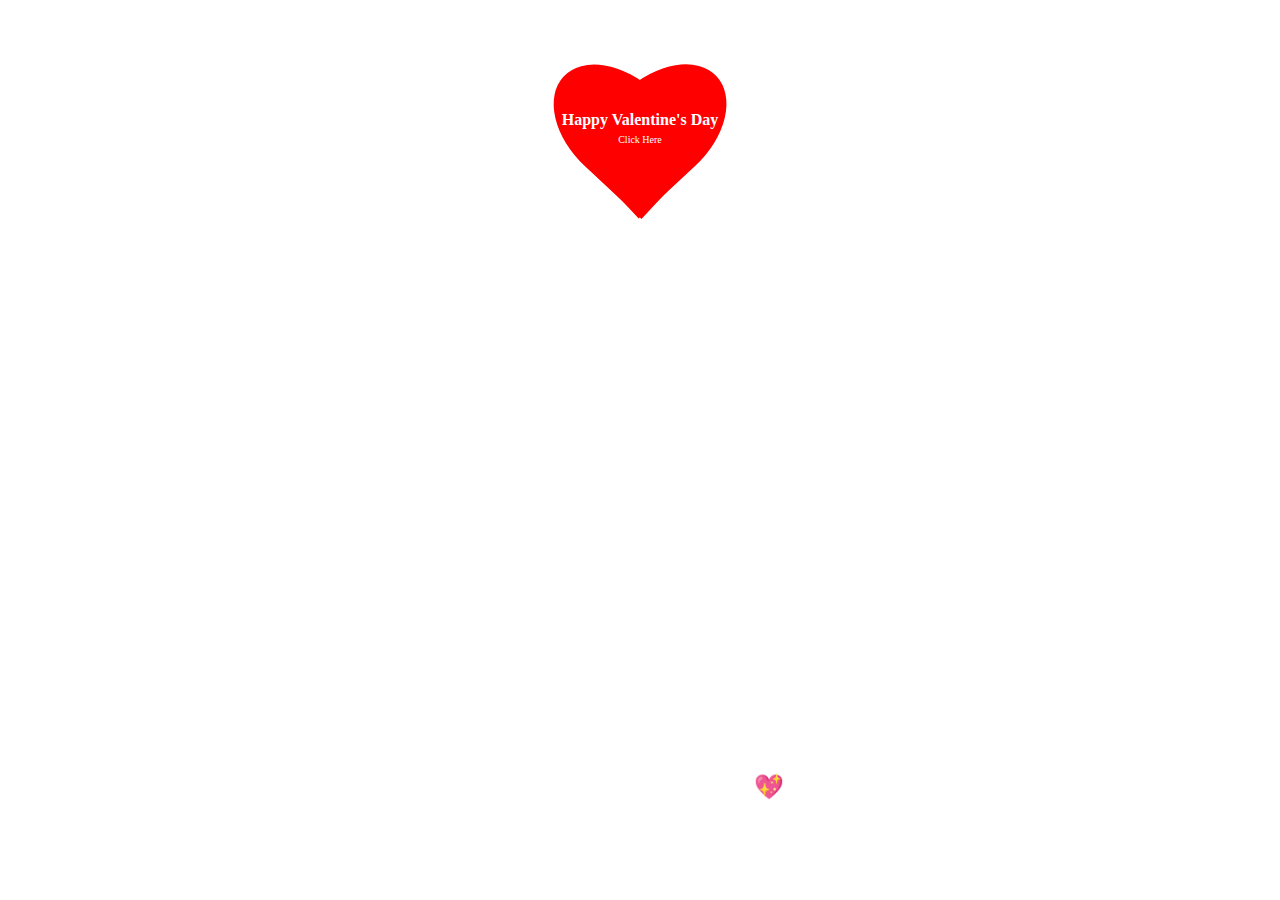
<file: check 2/index.html>
<!DOCTYPE html>
<html lang="en">
  <head>
    <meta charset="UTF-8" />
    <meta name="viewport" content="width=device-width, initial-scale=1.0" />
    <title>UntoldCoding</title>
    <link rel="stylesheet" href="style.css" />
  </head>
  <body>
    <section id="home" class="home">
      <div class="home_section"></div>
      <div id="container">
        <div class="left"></div>
        <div class="right"></div>
        <a href="new.html"
          ><p>
            Happy Valentine's Day <br />

            <span>Click Here</span>
          </p></a
        >
      </div>
      <h1><span>I&nbsp;</span><span>You</span></h1>
      <h2>
        I have Something for you💖 <br />
        Please Hover on Above Text And click on Valentine's Heart
      </h2>
    </section>
  </body>
</html>
</file>
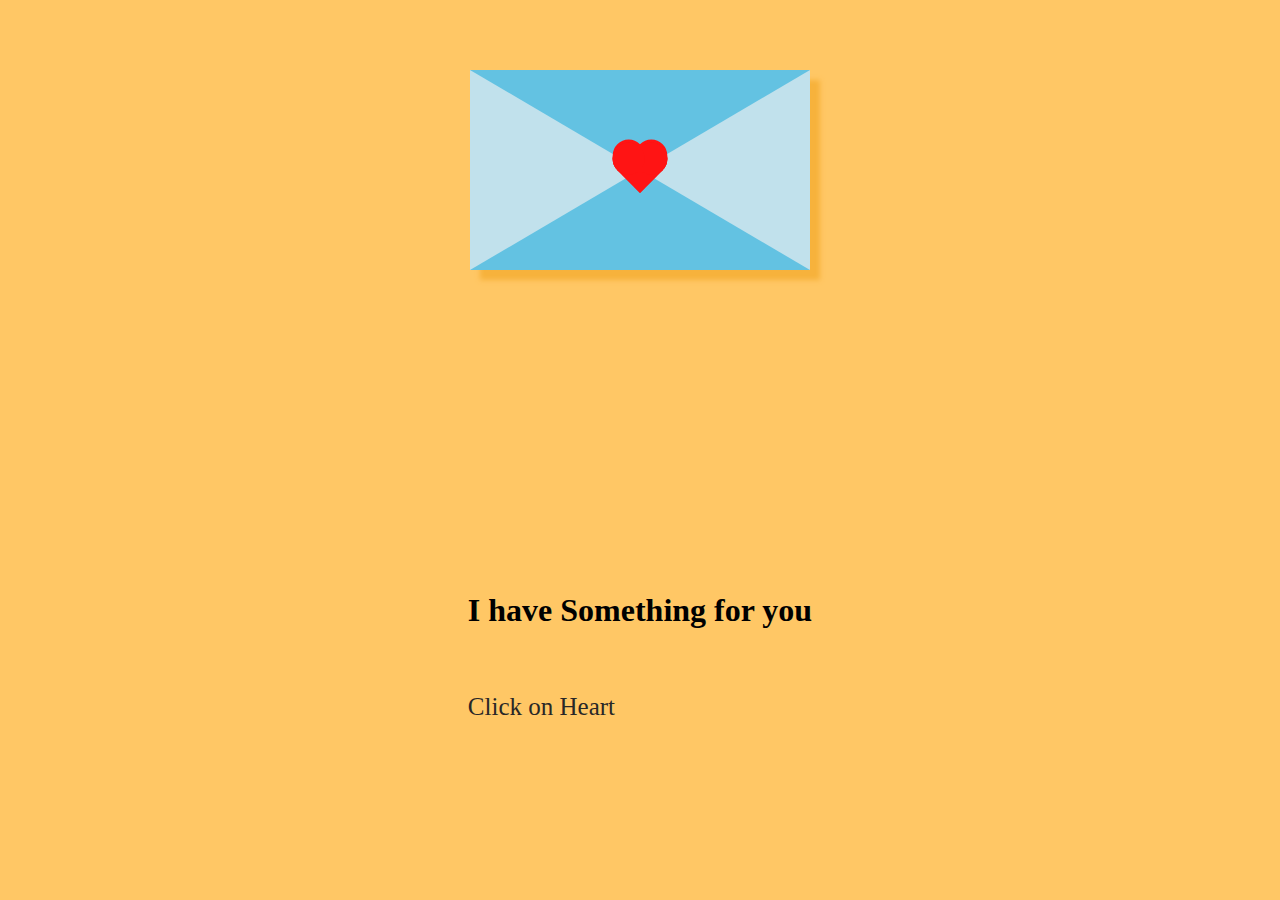
<file: check 3/index.html>
<!DOCTYPE html>
<html lang="en">
  <head>
    <meta charset="UTF-8" />
    <meta name="viewport" content="width=device-width, initial-scale=1.0" />
    <title>Document</title>
    <link rel="stylesheet" href="main.css" />
  </head>
  <body>
    <div id="card">
      <a href="letter.html"><div class="heart"></div></a>
      <a href="letter.html"> <div class="heart1"></div></a>
      <a href="letter.html"> <div class="heart2"></div></a>
      <a href="letter.html"> <div class="heart3"></div></a>
      <a href="letter.html"> <div class="heart4"></div></a>
    </div>

    <div class="text">
      <h1>I have Something for you</h1>
      <br />
      <p>Click on Heart</p>
    </div>
  </body>
</html>
</file>
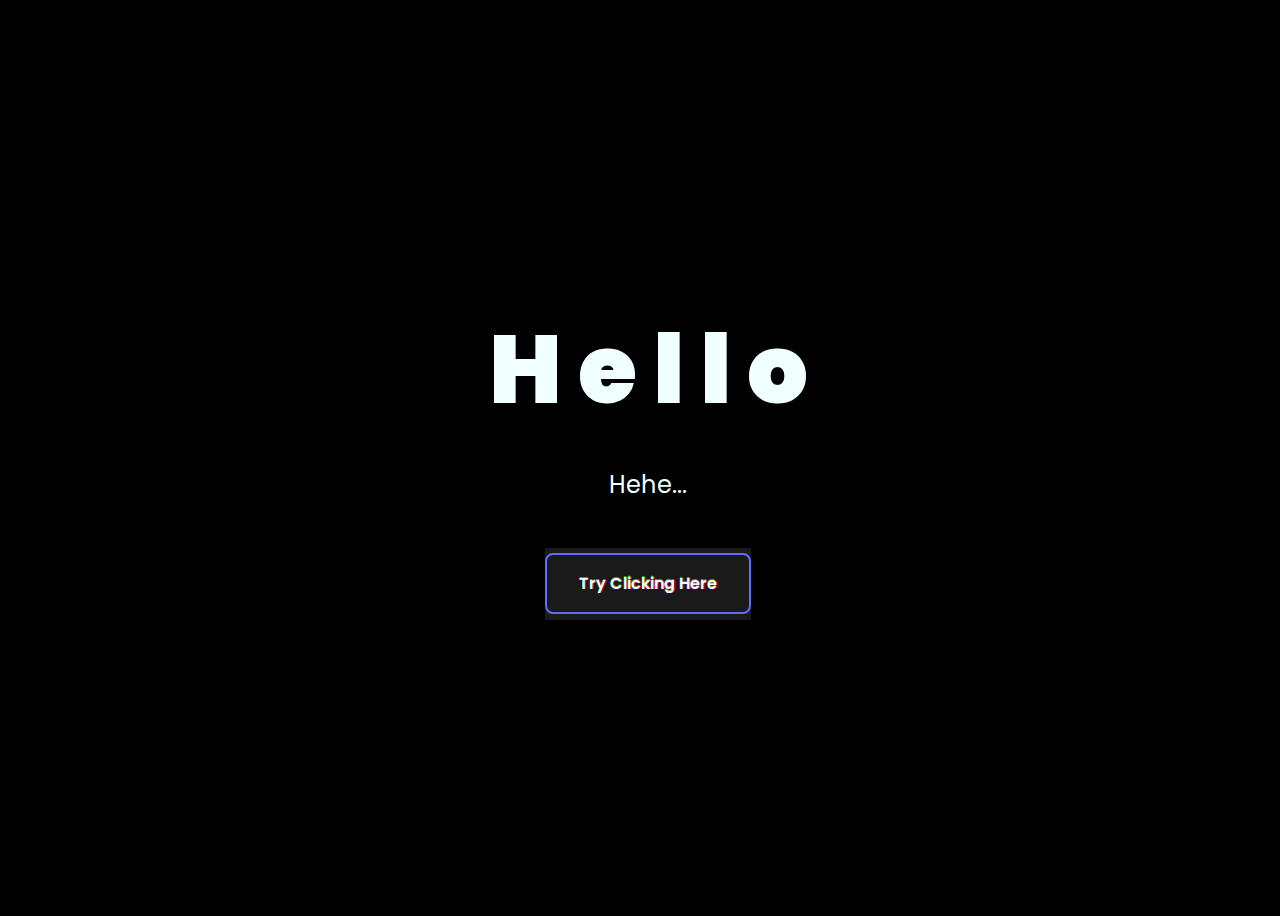
<file: flowerss/index.html>
<!DOCTYPE html>
<html lang="en">
  <head>
    <meta charset="UTF-8" />
    <meta http-equiv="X-UA-Compatible" content="IE=edge" />
    <meta name="viewport" content="width=device-width, initial-scale=1.0" />
    <link rel="stylesheet" href="css/style.css" />
    <link rel="icon" href="img/flowers.png" type="image/x-icon" />
    <title>Flowers</title>
  </head>
  <body>
    <div class="greetings">
      <!-- Feel free to add more words using <span>text...</span> -->
      <span>H</span>
      <span>e</span>
      <span>l</span>
      <span>l</span>
      <span>o</span>
    </div>
    <div class="description">
      <p>Hehe...<span></span></p>
    </div>

    <a href="flower.html" style="text-decoration: none;">
        <div class="button" style="display: flex; align-items: center; justify-content: center; height: 8vh; background: #1a1a1a;">
            <button style="
                position: relative;
                padding: 1rem 2rem;
                font-size: 1rem;
                font-weight: 600;
                color: white;
                background: none;
                border: 2px solid #646cff;
                border-radius: 8px;
                cursor: pointer;
                overflow: hidden;
                transition: all 0.3s ease;
                text-shadow: 0.05em 0 0 rgba(255, 0, 0, 0.75), 
                             -0.025em -0.05em 0 rgba(0, 255, 0, 0.75), 
                              0.025em 0.05em 0 rgba(0, 0, 255, 0.75);"
                onmouseover="this.style.animation='glitch 0.3s cubic-bezier(0.25, 0.46, 0.45, 0.94) both infinite';"
                onmouseout="this.style.animation='none';"
            >
                Try Clicking Here
            </button>
        </div>
    </a>
    
    <style>
    @keyframes glitch {
        0% { transform: translate(0); }
        20% { transform: translate(-4px, 4px); }
        40% { transform: translate(-4px, -4px); }
        60% { transform: translate(4px, 4px); }
        80% { transform: translate(4px, -4px); }
        100% { transform: translate(0); }
    }
    </style>
    
  </body>
</html>
</file>
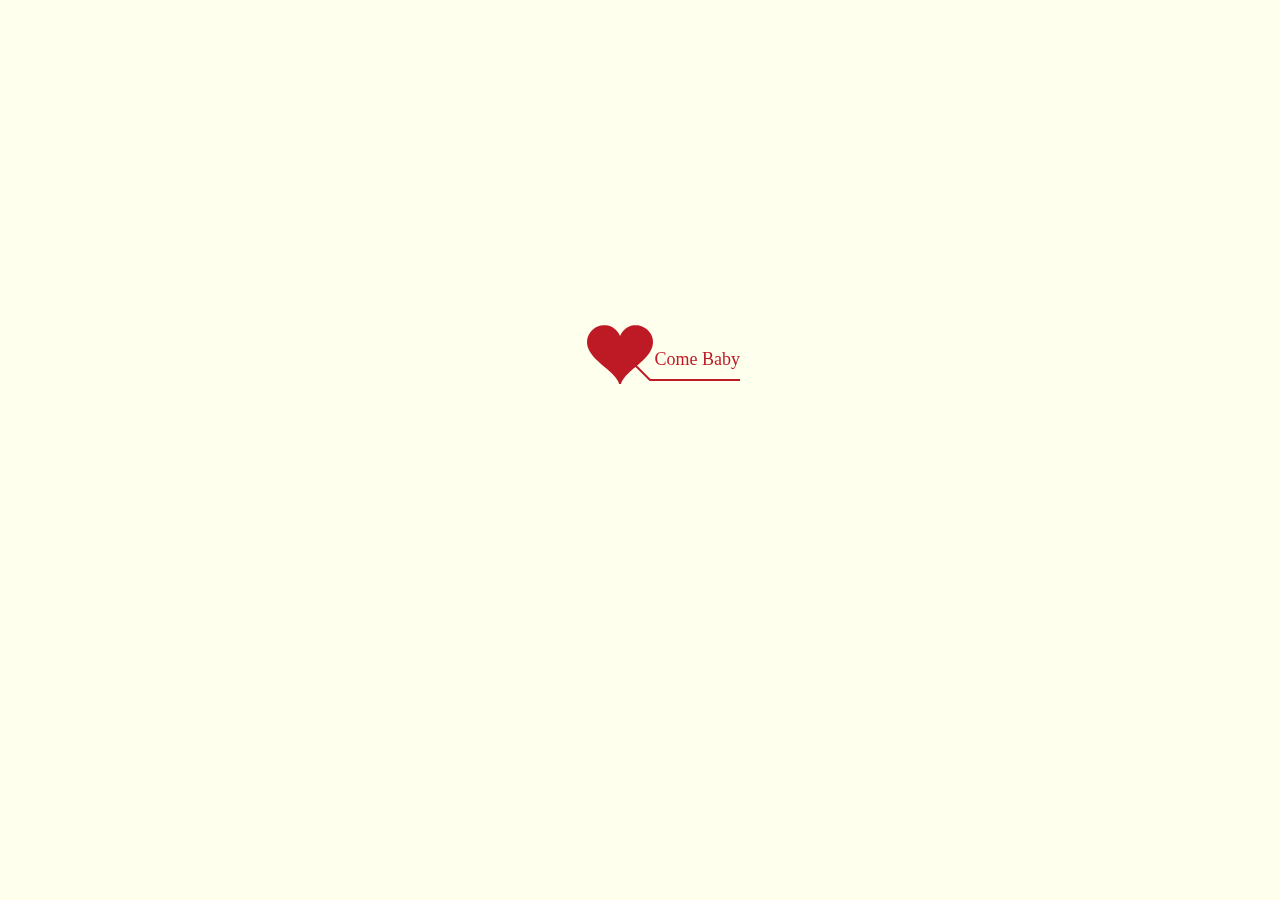
<file: love_for_your_lover/index.html>
﻿<!DOCTYPE html PUBLIC "-//W3C//DTD XHTML 1.0 Strict//EN" "http://www.w3.org/TR/xhtml1/DTD/xhtml1-strict.dtd">
<html xml:lang="en" xmlns="http://www.w3.org/1999/xhtml"><head><meta http-equiv="Content-Type" content="text/html; charset=UTF-8">
		<title>网页标题</title>	    
        <link type="text/css" rel="stylesheet" href="./file/default.css">
		<script type="text/javascript" src="./file/jquery.min.js"></script>
		<script type="text/javascript" src="./file/jscex.min.js"></script>
		<script type="text/javascript" src="./file/jscex-parser.js"></script>
		<script type="text/javascript" src="./file/jscex-jit.js"></script>
		<script type="text/javascript" src="./file/jscex-builderbase.min.js"></script>
		<script type="text/javascript" src="./file/jscex-async.min.js"></script>
		<script type="text/javascript" src="./file/jscex-async-powerpack.min.js"></script>
		<script type="text/javascript" src="./file/functions.js" charset="utf-8"></script>
		<script type="text/javascript" src="./file/love.js" charset="utf-8"></script>
	    <style type="text/css">
        </style>
</head>
    <body>
        <div id="main">
            <div id="error">本页面采用HTML5编辑，目前您的浏览器无法显示，请换成谷歌(<a href="http://www.google.cn/chrome/intl/zh-CN/landing_chrome.html?hl=zh-CN&brand=CHMI">Chrome</a>)或者火狐(<a href="http://firefox.com.cn/download/">Firefox</a>)浏览器，或者其他游览器的最新版本。</div>
            <!-- <audio autoplay="autoplay" height="100" width="100"> -->
                    <!-- <source src="renxi.mp3" type="audio/mp3" /> -->
                    <!-- <embed height="100" width="100" src="renxi.mp3" /> -->
            <!-- </audio> -->
            <div id="wrap">
                <div id="text">
                    <div id="code"> <font color="#FF0000"> <span class="say">称呼</span><br>
                      <span class="say">第一行</span><br>
                      <span class="say">无情的占位符</span><br>
                      <span class="say">无情的占位符</span><br>             
                      <span class="say">无情的占位符</span><br>
                      <span class="say">无情的占位符</span><br>
                      <span class="say">无情的占位符</span><br>
                      <span class="say">无情的占位符</span><br>
                      <span class="say">无情的占位符</span><br>
                      <span class="say">无情的占位符</span><br>
                      <span class="say">无情的占位符</span><br>
                      <span class="say">最后一行</span><br>
                      <span class="say"><span class="space"></span>--落款</span> </font>
                          <br />
                          <br />
                      </p>
                    </div>
                  </div>
                <div id="clock-box">
                    <span class="STYLE1"></span><font color="#33CC00">Heyo</font>
<span class="STYLE1">已经是……</span>
                  <div id="clock"></div>
              </div>
                <canvas id="canvas" width="1100" height="680"></canvas>
            </div>
            
        </div>
    
    <script>
    </script>

    <script>
    (function(){
        var canvas = $('#canvas');
		
        if (!canvas[0].getContext) {
            $("#error").show();
            return false;        }

        var width = canvas.width();
        var height = canvas.height();        
        canvas.attr("width", width);
        canvas.attr("height", height);
        var opts = {
            seed: {
                x: width / 2 - 20,
                color: "rgb(190, 26, 37)",
                scale: 2
            },
            branch: [
                [535, 680, 570, 250, 500, 200, 30, 100, [
                    [540, 500, 455, 417, 340, 400, 13, 100, [
                        [450, 435, 434, 430, 394, 395, 2, 40]
                    ]],
                    [550, 445, 600, 356, 680, 345, 12, 100, [
                        [578, 400, 648, 409, 661, 426, 3, 80]
                    ]],
                    [539, 281, 537, 248, 534, 217, 3, 40],
                    [546, 397, 413, 247, 328, 244, 9, 80, [
                        [427, 286, 383, 253, 371, 205, 2, 40],
                        [498, 345, 435, 315, 395, 330, 4, 60]
                    ]],
                    [546, 357, 608, 252, 678, 221, 6, 100, [
                        [590, 293, 646, 277, 648, 271, 2, 80]
                    ]]
                ]] 
            ],
            bloom: {
                num: 700,
                width: 1080,
                height: 650,
            },
            footer: {
                width: 1200,
                height: 5,
                speed: 10,
            }
        }

        var tree = new Tree(canvas[0], width, height, opts);
        var seed = tree.seed;
        var foot = tree.footer;
        var hold = 1;

        canvas.click(function(e) {
            var offset = canvas.offset(), x, y;
            x = e.pageX - offset.left;
            y = e.pageY - offset.top;
            if (seed.hover(x, y)) {
                hold = 0; 
                canvas.unbind("click");
                canvas.unbind("mousemove");
                canvas.removeClass('hand');
            }
        }).mousemove(function(e){
            var offset = canvas.offset(), x, y;
            x = e.pageX - offset.left;
            y = e.pageY - offset.top;
            canvas.toggleClass('hand', seed.hover(x, y));
        });

        var seedAnimate = eval(Jscex.compile("async", function () {
            seed.draw();
            while (hold) {
                $await(Jscex.Async.sleep(10));
            }
            while (seed.canScale()) {
                seed.scale(0.95);
                $await(Jscex.Async.sleep(10));
            }
            while (seed.canMove()) {
                seed.move(0, 2);
                foot.draw();
                $await(Jscex.Async.sleep(10));
            }
        }));

        var growAnimate = eval(Jscex.compile("async", function () {
            do {
    	        tree.grow();
                $await(Jscex.Async.sleep(10));
            } while (tree.canGrow());
        }));

        var flowAnimate = eval(Jscex.compile("async", function () {
            do {
    	        tree.flower(2);
                $await(Jscex.Async.sleep(10));
            } while (tree.canFlower());
        }));

        var moveAnimate = eval(Jscex.compile("async", function () {
            tree.snapshot("p1", 240, 0, 610, 680);
            while (tree.move("p1", 500, 0)) {
                foot.draw();
                $await(Jscex.Async.sleep(10));
            }
            foot.draw();
            tree.snapshot("p2", 500, 0, 610, 680);

            // 会有闪烁不得意这样做, (＞﹏＜)
            canvas.parent().css("background", "url(" + tree.toDataURL('image/png') + ")");
            canvas.css("background", "#ffe");
            $await(Jscex.Async.sleep(300));
            canvas.css("background", "none");
        }));

        var jumpAnimate = eval(Jscex.compile("async", function () {
            var ctx = tree.ctx;
            while (true) {
                tree.ctx.clearRect(0, 0, width, height);
                tree.jump();
                foot.draw();
                $await(Jscex.Async.sleep(25));
            }
        }));

        var textAnimate = eval(Jscex.compile("async", function () {
		    var together = new Date();
		    together.setFullYear(2019, 11, 2); 			//时间年月日
		    together.setHours(20);						//小时	
		    together.setMinutes(0);					//分钟
		    together.setSeconds(0);					//秒前一位
		    together.setMilliseconds(2);				//秒第二位

		    $("#code").show().typewriter();
            $("#clock-box").fadeIn(500);
            while (true) {
                timeElapse(together);
                $await(Jscex.Async.sleep(1000));
            }
        }));

        var runAsync = eval(Jscex.compile("async", function () {
            $await(seedAnimate());
            $await(growAnimate());
            $await(flowAnimate());
            $await(moveAnimate());

            textAnimate().start();

            $await(jumpAnimate());
        }));

        runAsync().start();
    })();
    </script></body></html>
</file>
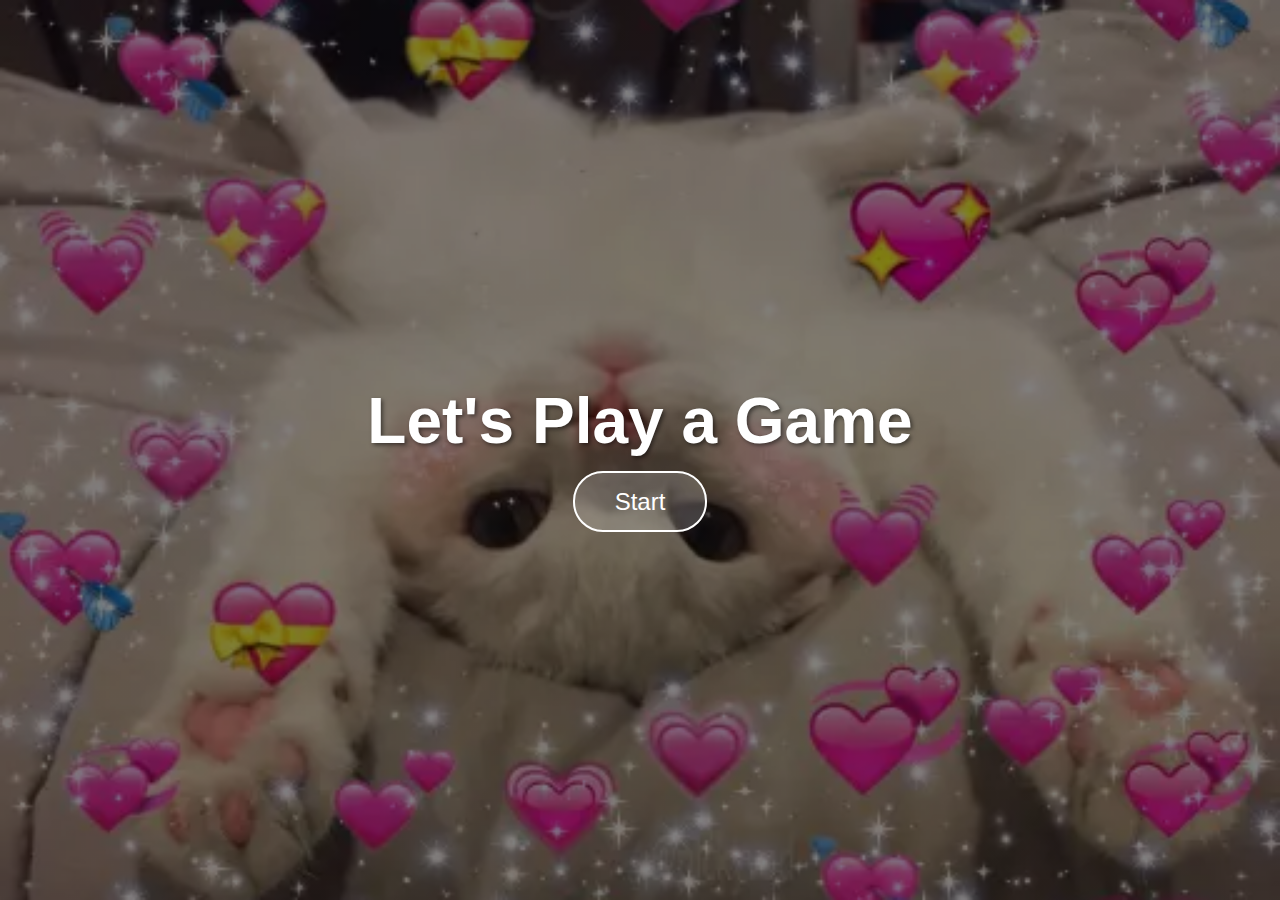
<file: quiz_for_my_gf/index.html>
<!DOCTYPE html>
<html>
<head>
    <title>Welcome to the Game</title>
    <style>
        * {
            margin: 0;
            padding: 0;
            box-sizing: border-box;
        }

        body {
            font-family: Arial, sans-serif;
            height: 100vh;
            display: flex;
            flex-direction: column;
            justify-content: center;
            align-items: center;
            background: linear-gradient(rgba(0, 0, 0, 0.5), rgba(0, 0, 0, 0.5)),
                        url('resources/background.png') no-repeat center center fixed;
            background-size: cover;
            color: white;
            text-align: center;
        }

        .container {
            padding: 20px;
        }

        h1 {
            font-size: 4em;
            margin-bottom: 30px;
            text-shadow: 2px 2px 4px rgba(0, 0, 0, 0.5);
        }

        .start-button {
            padding: 15px 40px;
            font-size: 1.5em;
            background-color: rgba(255, 255, 255, 0.2);
            color: white;
            border: 2px solid white;
            border-radius: 30px;
            cursor: pointer;
            transition: all 0.3s ease;
            text-decoration: none;
        }

        .start-button:hover {
            background-color: white;
            color: black;
            transform: scale(1.05);
        }

        .message {
            font-size: 1.2em;
            margin-top: 20px;
            text-shadow: 1px 1px 2px rgba(0, 0, 0, 0.5);
        }
    </style>
</head>
<body>
    <div class="container">
        <h1>Let's Play a Game</h1>
        <a href="game.html" class="start-button">Start</a>
    </div>
</body>
</html>
</file>
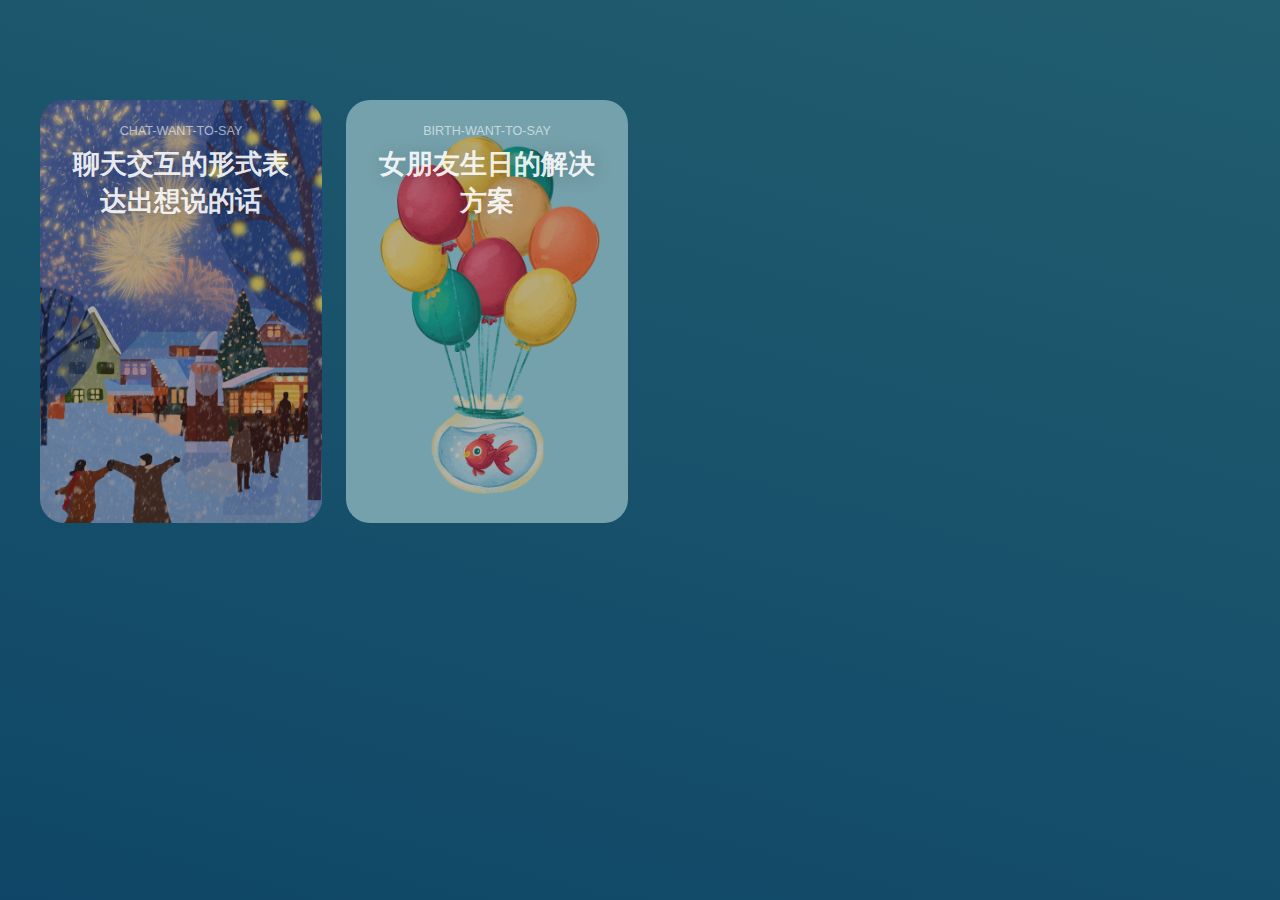
<file: girlfriend-gift-collection/preview-pages/index.html>
<!DOCTYPE html>
<html lang="en">
    <head>
        <meta charset="UTF-8" />
        <title>Girlfirend Gift Collection Preview</title>

        <link rel="stylesheet" href="assets/style.css" />
    </head>
    <body>
        <section class="hero-section">
            <div class="card-grid">
                <a class="card" href="chat-want-to-say">
                    <div
                        class="card__background"
                        style="background-image: url(assets/chat-want-to-say.jpg);"
                    ></div>
                    <div class="card__content">
                        <p class="card__category">chat-want-to-say</p>
                        <h3 class="card__heading">聊天交互的形式表达出想说的话</h3>
                        <img class="card__qrcode"src="assets/chat-want-to-say-qrcode.png"/>
                    </div>
                </a>
                <a class="card" href="birth-want-to-say">
                    <div
                        class="card__background"
                        style="background-image: url(assets/birth-want-to-say.jpg);"
                    ></div>
                    <div class="card__content">
                        <p class="card__category">birth-want-to-say</p>
                        <h3 class="card__heading">女朋友生日的解决方案</h3>
                        <img class="card__qrcode" src="assets/birth-want-to-say-qrcode.png"/>
                    </div>
                </a>
            </div>
        </section>
    </body>
</html>
</file>
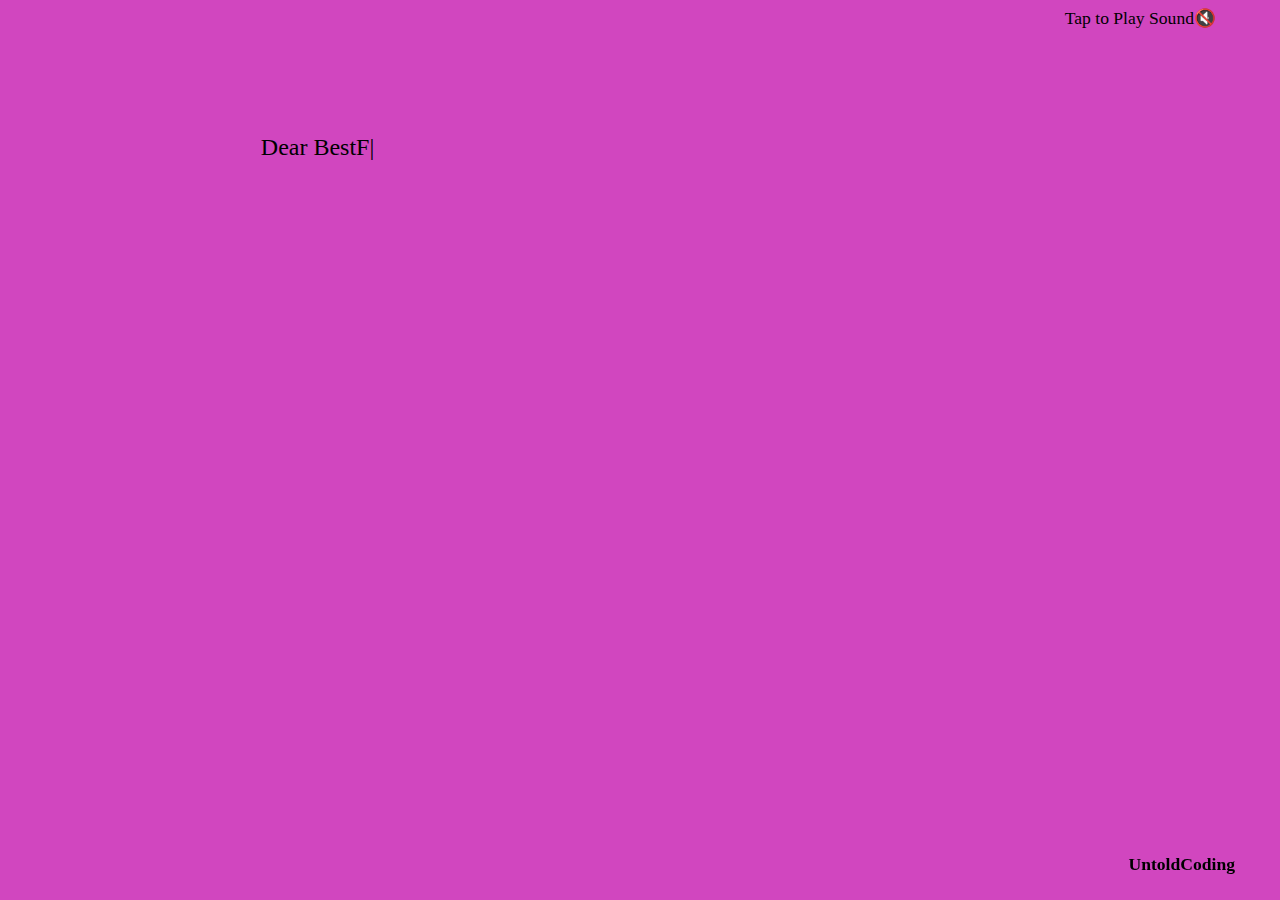
<file: check 3/letter.html>
<!DOCTYPE html>
<html lang="en">
  <head>
    <meta charset="UTF-8" />
    <meta name="viewport" content="width=device-width, initial-scale=1.0" />
    <title>untoldcoding</title>
    <link
      href="https://fonts.googleapis.com/css?family=VT323"
      rel="stylesheet"
    />
    <link rel="stylesheet" href="style.css" />
  </head>
  <body>
    <div class="textCont"></div>
    <div class="song">
      <div class="title">Tap to Play Sound</div>
      <div class="pause" onclick="togglePlay()">🔇</div>
      <div class="player">
        <audio
          class="audio"
          src="song.mp3"
          autoplay
          type="audio"
          loop=""
        ></audio>
      </div>
    </div>
    <footer>
      <a
        href="https://www.instagram.com/untoldcoding/"
        target="_blank"
        alt="Ivan Oung's Gmail"
        >UntoldCoding</a
      >
    </footer>
    <script src="untoldcoding.js"></script>
    <script>
      var pause = document.querySelector(".pause");
      var audio = document.querySelector(".audio");

      function togglePlay() {
        if (audio.paused) {
          audio.play();
          pause.innerHTML = "🔇";
        } else {
          audio.pause();
          pause.innerHTML = "🔊";
          pause.style.color = " #848484";
        }
      }
    </script>
    <script src="new.js"></script>
  </body>
</html>
</file>
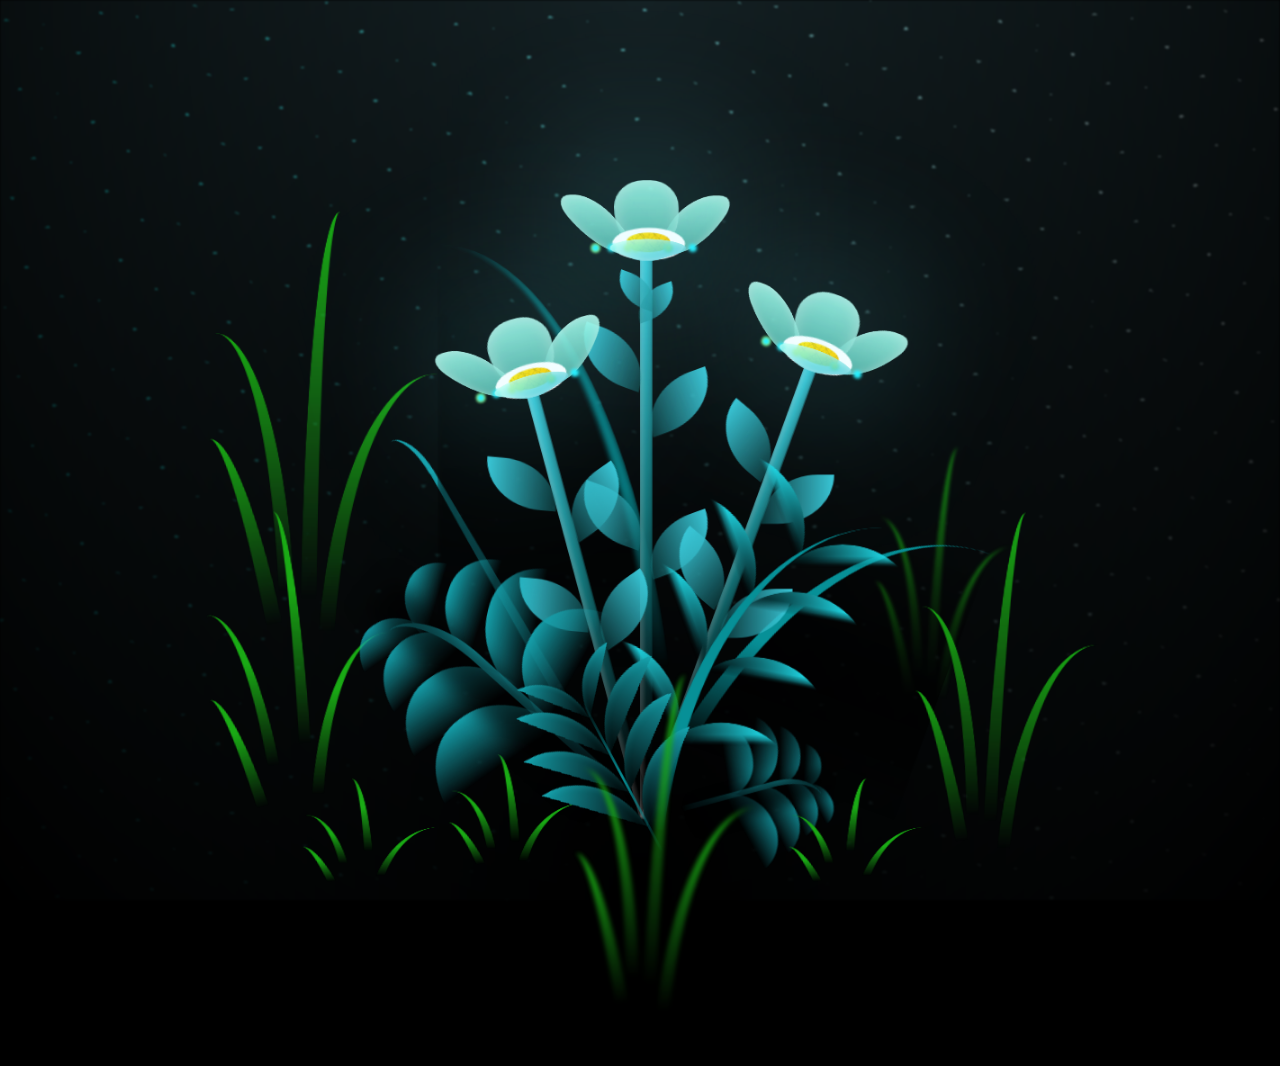
<file: flowerss/flower.html>
<!DOCTYPE html>
<html lang="en">
<head>
    <meta charset="UTF-8">
    <meta http-equiv="X-UA-Compatible" content="IE=edge">
    <meta name="viewport" content="width=device-width, initial-scale=1.0">
    <link rel="stylesheet" href="css/main.css">
    <link rel="icon" href="img/flowers.png" type="image/x-icon">
    <title>flowers</title>
</head>
<body class="container">
  <!-- Pembuat code: https://codepen.io/mdusmanansari/pen/BamepLe -->
    <div class="night"></div>
    <div class="flowers">
      <div class="flower flower--1">
        <div class="flower__leafs flower__leafs--1">
          <div class="flower__leaf flower__leaf--1"></div>
          <div class="flower__leaf flower__leaf--2"></div>
          <div class="flower__leaf flower__leaf--3"></div>
          <div class="flower__leaf flower__leaf--4"></div>
          <div class="flower__white-circle"></div>
  
          <div class="flower__light flower__light--1"></div>
          <div class="flower__light flower__light--2"></div>
          <div class="flower__light flower__light--3"></div>
          <div class="flower__light flower__light--4"></div>
          <div class="flower__light flower__light--5"></div>
          <div class="flower__light flower__light--6"></div>
          <div class="flower__light flower__light--7"></div>
          <div class="flower__light flower__light--8"></div>
  
        </div>
        <div class="flower__line">
          <div class="flower__line__leaf flower__line__leaf--1"></div>
          <div class="flower__line__leaf flower__line__leaf--2"></div>
          <div class="flower__line__leaf flower__line__leaf--3"></div>
          <div class="flower__line__leaf flower__line__leaf--4"></div>
          <div class="flower__line__leaf flower__line__leaf--5"></div>
          <div class="flower__line__leaf flower__line__leaf--6"></div>
        </div>
      </div>
  
      <div class="flower flower--2">
        <div class="flower__leafs flower__leafs--2">
          <div class="flower__leaf flower__leaf--1"></div>
          <div class="flower__leaf flower__leaf--2"></div>
          <div class="flower__leaf flower__leaf--3"></div>
          <div class="flower__leaf flower__leaf--4"></div>
          <div class="flower__white-circle"></div>
  
          <div class="flower__light flower__light--1"></div>
          <div class="flower__light flower__light--2"></div>
          <div class="flower__light flower__light--3"></div>
          <div class="flower__light flower__light--4"></div>
          <div class="flower__light flower__light--5"></div>
          <div class="flower__light flower__light--6"></div>
          <div class="flower__light flower__light--7"></div>
          <div class="flower__light flower__light--8"></div>
  
        </div>
        <div class="flower__line">
          <div class="flower__line__leaf flower__line__leaf--1"></div>
          <div class="flower__line__leaf flower__line__leaf--2"></div>
          <div class="flower__line__leaf flower__line__leaf--3"></div>
          <div class="flower__line__leaf flower__line__leaf--4"></div>
        </div>
      </div>
  
      <div class="flower flower--3">
        <div class="flower__leafs flower__leafs--3">
          <div class="flower__leaf flower__leaf--1"></div>
          <div class="flower__leaf flower__leaf--2"></div>
          <div class="flower__leaf flower__leaf--3"></div>
          <div class="flower__leaf flower__leaf--4"></div>
          <div class="flower__white-circle"></div>
  
          <div class="flower__light flower__light--1"></div>
          <div class="flower__light flower__light--2"></div>
          <div class="flower__light flower__light--3"></div>
          <div class="flower__light flower__light--4"></div>
          <div class="flower__light flower__light--5"></div>
          <div class="flower__light flower__light--6"></div>
          <div class="flower__light flower__light--7"></div>
          <div class="flower__light flower__light--8"></div>
  
        </div>
        <div class="flower__line">
          <div class="flower__line__leaf flower__line__leaf--1"></div>
          <div class="flower__line__leaf flower__line__leaf--2"></div>
          <div class="flower__line__leaf flower__line__leaf--3"></div>
          <div class="flower__line__leaf flower__line__leaf--4"></div>
        </div>
      </div>
  
      <div class="grow-ans" style="--d:1.2s">
        <div class="flower__g-long">
          <div class="flower__g-long__top"></div>
          <div class="flower__g-long__bottom"></div>
        </div>
      </div>
  
      <div class="growing-grass">
        <div class="flower__grass flower__grass--1">
          <div class="flower__grass--top"></div>
          <div class="flower__grass--bottom"></div>
          <div class="flower__grass__leaf flower__grass__leaf--1"></div>
          <div class="flower__grass__leaf flower__grass__leaf--2"></div>
          <div class="flower__grass__leaf flower__grass__leaf--3"></div>
          <div class="flower__grass__leaf flower__grass__leaf--4"></div>
          <div class="flower__grass__leaf flower__grass__leaf--5"></div>
          <div class="flower__grass__leaf flower__grass__leaf--6"></div>
          <div class="flower__grass__leaf flower__grass__leaf--7"></div>
          <div class="flower__grass__leaf flower__grass__leaf--8"></div>
          <div class="flower__grass__overlay"></div>
        </div>
      </div>
  
      <div class="growing-grass">
        <div class="flower__grass flower__grass--2">
          <div class="flower__grass--top"></div>
          <div class="flower__grass--bottom"></div>
          <div class="flower__grass__leaf flower__grass__leaf--1"></div>
          <div class="flower__grass__leaf flower__grass__leaf--2"></div>
          <div class="flower__grass__leaf flower__grass__leaf--3"></div>
          <div class="flower__grass__leaf flower__grass__leaf--4"></div>
          <div class="flower__grass__leaf flower__grass__leaf--5"></div>
          <div class="flower__grass__leaf flower__grass__leaf--6"></div>
          <div class="flower__grass__leaf flower__grass__leaf--7"></div>
          <div class="flower__grass__leaf flower__grass__leaf--8"></div>
          <div class="flower__grass__overlay"></div>
        </div>
      </div>
  
      <div class="grow-ans" style="--d:2.4s">
        <div class="flower__g-right flower__g-right--1">
          <div class="leaf"></div>
        </div>
      </div>
  
      <div class="grow-ans" style="--d:2.8s">
        <div class="flower__g-right flower__g-right--2">
          <div class="leaf"></div>
        </div>
      </div>
  
      <div class="grow-ans" style="--d:2.8s">
        <div class="flower__g-front">
          <div class="flower__g-front__leaf-wrapper flower__g-front__leaf-wrapper--1">
            <div class="flower__g-front__leaf"></div>
          </div>
          <div class="flower__g-front__leaf-wrapper flower__g-front__leaf-wrapper--2">
            <div class="flower__g-front__leaf"></div>
          </div>
          <div class="flower__g-front__leaf-wrapper flower__g-front__leaf-wrapper--3">
            <div class="flower__g-front__leaf"></div>
          </div>
          <div class="flower__g-front__leaf-wrapper flower__g-front__leaf-wrapper--4">
            <div class="flower__g-front__leaf"></div>
          </div>
          <div class="flower__g-front__leaf-wrapper flower__g-front__leaf-wrapper--5">
            <div class="flower__g-front__leaf"></div>
          </div>
          <div class="flower__g-front__leaf-wrapper flower__g-front__leaf-wrapper--6">
            <div class="flower__g-front__leaf"></div>
          </div>
          <div class="flower__g-front__leaf-wrapper flower__g-front__leaf-wrapper--7">
            <div class="flower__g-front__leaf"></div>
          </div>
          <div class="flower__g-front__leaf-wrapper flower__g-front__leaf-wrapper--8">
            <div class="flower__g-front__leaf"></div>
          </div>
          <div class="flower__g-front__line"></div>
        </div>
      </div>
  
      <div class="grow-ans" style="--d:3.2s">
        <div class="flower__g-fr">
          <div class="leaf"></div>
          <div class="flower__g-fr__leaf flower__g-fr__leaf--1"></div>
          <div class="flower__g-fr__leaf flower__g-fr__leaf--2"></div>
          <div class="flower__g-fr__leaf flower__g-fr__leaf--3"></div>
          <div class="flower__g-fr__leaf flower__g-fr__leaf--4"></div>
          <div class="flower__g-fr__leaf flower__g-fr__leaf--5"></div>
          <div class="flower__g-fr__leaf flower__g-fr__leaf--6"></div>
          <div class="flower__g-fr__leaf flower__g-fr__leaf--7"></div>
          <div class="flower__g-fr__leaf flower__g-fr__leaf--8"></div>
        </div>
      </div>
  
      <div class="long-g long-g--0">
        <div class="grow-ans" style="--d:3s">
          <div class="leaf leaf--0"></div>
        </div>
        <div class="grow-ans" style="--d:2.2s">
          <div class="leaf leaf--1"></div>
        </div>
        <div class="grow-ans" style="--d:3.4s">
          <div class="leaf leaf--2"></div>
        </div>
        <div class="grow-ans" style="--d:3.6s">
          <div class="leaf leaf--3"></div>
        </div>
      </div>
  
      <div class="long-g long-g--1">
        <div class="grow-ans" style="--d:3.6s">
          <div class="leaf leaf--0"></div>
        </div>
        <div class="grow-ans" style="--d:3.8s">
          <div class="leaf leaf--1"></div>
        </div>
        <div class="grow-ans" style="--d:4s">
          <div class="leaf leaf--2"></div>
        </div>
        <div class="grow-ans" style="--d:4.2s">
          <div class="leaf leaf--3"></div>
        </div>
      </div>
  
      <div class="long-g long-g--2">
        <div class="grow-ans" style="--d:4s">
          <div class="leaf leaf--0"></div>
        </div>
        <div class="grow-ans" style="--d:4.2s">
          <div class="leaf leaf--1"></div>
        </div>
        <div class="grow-ans" style="--d:4.4s">
          <div class="leaf leaf--2"></div>
        </div>
        <div class="grow-ans" style="--d:4.6s">
          <div class="leaf leaf--3"></div>
        </div>
      </div>
  
      <div class="long-g long-g--3">
        <div class="grow-ans" style="--d:4s">
          <div class="leaf leaf--0"></div>
        </div>
        <div class="grow-ans" style="--d:4.2s">
          <div class="leaf leaf--1"></div>
        </div>
        <div class="grow-ans" style="--d:3s">
          <div class="leaf leaf--2"></div>
        </div>
        <div class="grow-ans" style="--d:3.6s">
          <div class="leaf leaf--3"></div>
        </div>
      </div>
  
      <div class="long-g long-g--4">
        <div class="grow-ans" style="--d:4s">
          <div class="leaf leaf--0"></div>
        </div>
        <div class="grow-ans" style="--d:4.2s">
          <div class="leaf leaf--1"></div>
        </div>
        <div class="grow-ans" style="--d:3s">
          <div class="leaf leaf--2"></div>
        </div>
        <div class="grow-ans" style="--d:3.6s">
          <div class="leaf leaf--3"></div>
        </div>
      </div>
  
      <div class="long-g long-g--5">
        <div class="grow-ans" style="--d:4s">
          <div class="leaf leaf--0"></div>
        </div>
        <div class="grow-ans" style="--d:4.2s">
          <div class="leaf leaf--1"></div>
        </div>
        <div class="grow-ans" style="--d:3s">
          <div class="leaf leaf--2"></div>
        </div>
        <div class="grow-ans" style="--d:3.6s">
          <div class="leaf leaf--3"></div>
        </div>
      </div>
  
      <div class="long-g long-g--6">
        <div class="grow-ans" style="--d:4.2s">
          <div class="leaf leaf--0"></div>
        </div>
        <div class="grow-ans" style="--d:4.4s">
          <div class="leaf leaf--1"></div>
        </div>
        <div class="grow-ans" style="--d:4.6s">
          <div class="leaf leaf--2"></div>
        </div>
        <div class="grow-ans" style="--d:4.8s">
          <div class="leaf leaf--3"></div>
        </div>
      </div>
  
      <div class="long-g long-g--7">
        <div class="grow-ans" style="--d:3s">
          <div class="leaf leaf--0"></div>
        </div>
        <div class="grow-ans" style="--d:3.2s">
          <div class="leaf leaf--1"></div>
        </div>
        <div class="grow-ans" style="--d:3.5s">
          <div class="leaf leaf--2"></div>
        </div>
        <div class="grow-ans" style="--d:3.6s">
          <div class="leaf leaf--3"></div>
        </div>
      </div>
    </div>
    <script src="main.js"></script>
  </body>
</html>
</file>
<file: check 2/style.css>
* {
  margin: 0;
  padding: 0;
  box-sizing: border-box;
}

#home {
  width: 100%;
  height: 100vh;
  background-image: url(https://i.postimg.cc/c4kmCsF1/people-2597454-640.jpg);
  background-repeat: no-repeat;
  background-size: cover;
  background-position: center;
  background-color: rgba(255, 255, 255, 0.16);
  background-blend-mode: overlay;
  display: flex;
  justify-content: center;
  align-items: center;
  background-attachment: fixed;

  animation-name: bg-change;
  animation-duration: 15s;
  animation-timing-function: linear;
  animation-direction: alternate;
  animation-iteration-count: infinite;

  overflow: hidden;
}

@keyframes bg-change {
  from {
    background-image: url(https://i.postimg.cc/mDfh5hKD/couple-silhouette-sunset-scenery-digital-art-4k-wallpaper-uhdpaper-com-777-0-i.jpg);
  }

  to {
    background-image: url(https://i.postimg.cc/8PLvQNxn/couple-silhouette-sunset-digital-art-4k-wallpaper-uhdpaper-com-222-0-g.jpg);
  }
}

.home_section {
  width: 80%;
  min-height: 400px;
  display: flex;
  justify-content: center;
  align-items: center;
  padding: 10px;
}

/**************/

#container {
  width: 30vw;
  aspect-ratio: 1;
  display: flex;
  align-items: center;
  justify-content: center;
  animation: Beat 2s ease infinite alternate;

  position: absolute;
  left: 35%;
  top: -7%;
}
#container a {
  position: absolute;
  text-decoration: none;
  color: white;
  text-align: center;
  font-weight: 700;
  font-family: cursive;
}
#container span {
  color: rgb(255, 255, 255);
  font-weight: 300;
  font-size: 10px;
  padding-top: 100px;
}
.left {
  background-color: red;
  height: 12vw;
  aspect-ratio: 1/1.5;
  border-radius: 50% 50% 0% 0%;
  rotate: -47deg;
  translate: 30%;
}
.right {
  background-color: red;
  height: 12vw;
  aspect-ratio: 1/1.5;
  border-radius: 50% 50% 0% 0%;
  rotate: 47deg;
  translate: -30%;
}
@keyframes Beat {
  0% {
    transform: scale(120%);
    filter: drop-shadow(10px 10px 6px #f00606);
  }
  40% {
    transform: scale(100%);
    filter: drop-shadow(10px 10px 60px #f00606);
  }
  100% {
    transform: scale(120%);
    filter: drop-shadow(10px 10px 90px #f00606);
  }
}

h2 {
  position: absolute;
  color: rgb(255, 255, 255);
  font-family: cursive;
  font-weight: 900;
  white-space: nowrap;
  bottom: 8%;
  text-align: center;
  animation: flicker 0.5s ease-in-out infinite alternate;
}
@keyframes flicker {
  0% {
    opacity: 0.8;
    text-shadow: 2px 2px 10px rgb(0, 0, 0);
  }
  100% {
    opacity: 1;
    text-shadow: 2px 2px 20px rgb(255, 0, 0);
  }
}

h1 {
  color: #ffffff;
  font-size: 50px;
  font-weight: bold;
  font-family: cursive;
  letter-spacing: 7px;
  cursor: pointer;
  position: absolute;
  bottom: 30%;
}
h1 span {
  transition: 0.2s linear;
}
h1:hover span:nth-child(1) {
  margin-right: 5px;
}
h1:hover span:nth-child(1):after {
  content: "💖";
}
h1:hover span:nth-child(2) {
  margin-left: 30px;
}
h1:hover span {
  color: #fff;
  text-shadow: 0 0 10px #da2626, 0 0 20px #e74343, 0 0 40px #fff;
}
@media only screen and (min-device-width: 320px) and (max-device-width: 480px) {
  h2,
  p {
    font-size: 10px;
  }
  .left {
    height: 22vw;
  }
  .right {
    height: 22vw;
  }
}
</file>
<file: check 3/main.css>
body {
    margin: 70px; 
    padding: 0; 
    height 100vh; 
    display: flex;
    justify-content: center;
    align-items: center;
    background-color: #ffc765;
  }
  
  #card {
    width: 0; 
    height: 0; 
    border-top: 100px solid #63c2e2;
    border-right: 170px solid #c1e1ec;
    border-bottom: 100px solid #63c2e2;
    border-left: 170px solid #c1e1ec;
    box-shadow: 10px 10px 5px #f7b23c;
  }
  
  .heart {
    width: 32px; 
    height: 32px; 
    background-color: #ff1414;
    transform: translate(-50%, -50%) rotate(45deg);
    animation: heartbeat 1.4s infinite; 
  }
  
  .heart:before {
    content: ""; 
    position: absolute; 
    top: 0; 
    bottom: 0; 
    width: 100%; 
    height: 100%; 
    background-color: #ff1414; 
    transform: translateY(-50%);
    border-radius: 50%;
  }
  
  .heart:after {
    content: ""; 
    position: absolute; 
    top: 0; 
    bottom: 0; 
    width: 100%; 
    height: 100%; 
    background-color: #ff1414; 
    transform: translateX(-50%);
    border-radius: 50%; 
  }
  
  @keyframes heartbeat {
    0% { transform: translate(-50%, -50%) rotate(45deg) scale(1); }
    25% { transform: translate(-50%, -50%) rotate(45deg) scale(1); }
    30% { transform: translate(-50%, -50%) rotate(45deg) scale(1.4); }
    50% { transform: translate(-50%, -50%) rotate(45deg) scale(1.2); }
    70% { transform: translate(-50%, -50%) rotate(45deg) scale(1.4); }
    100% { transform: translate(-50%, -50%) rotate(45deg) scale(1); }
  }
  
  .heart1 {
    width: 32px; 
    height: 32px; 
    background-color: #ff1414;
    transform: translate(-50%, -160%) rotate(45deg); 
  }
  
  .heart1:before {
    content: ""; 
    position: absolute; 
    top: 0; 
    bottom: 0; 
    width: 100%; 
    height: 100%; 
    background-color: #ff1414; 
    transform: translateY(-50%);
    border-radius: 50%;
  }
  
  .heart1:after {
    content: ""; 
    position: absolute; 
    top: 0; 
    bottom: 0; 
    width: 100%; 
    height: 100%; 
    background-color: #ff1414; 
    transform: translateX(-50%);
    border-radius: 50%; 
  }
  
  
  .heart1 {
    animation: heart1 2.5s ease-out 1s infinite; }
  
  @keyframes heart1 {
    0% {transform: translateY(-200%) translateX(0) scale(0.25) rotate(45deg); opacity: 1;}
   
  100% {transform: translateY(-400%) translateX(0) scale(1) rotate(50deg); opacity: 0;}
  }
  
  .heart2 {
    width: 32px; 
    height: 32px; 
    background-color: #ff1414;
    transform: translate(-50%, -250%) rotate(45deg); 
  }
  
  .heart2:before {
    content: ""; 
    position: absolute; 
    top: 0; 
    bottom: 0; 
    width: 100%; 
    height: 100%; 
    background-color: #ff1414; 
    transform: translateY(-50%);
    border-radius: 50%;
  }
  
  .heart2:after {
    content: ""; 
    position: absolute; 
    top: 0; 
    bottom: 0; 
    width: 100%; 
    height: 100%; 
    background-color: #ff1414; 
    transform: translateX(-50%);
    border-radius: 50%; 
  }
  
  .heart2 {
    animation: heart2 4s ease-out 1s infinite; }
  
  @keyframes heart2 {
    0% {transform: translateY(-300%) translateX(-100%) scale(0.25) rotate(-20deg); opacity: 0.2;}
   
  100% {transform: translateY(-500%) translateX(-10%) scale(1) rotate(45deg); opacity: 0;}
  }
  
  .heart3 {
    width: 32px; 
    height: 32px; 
    background-color: #ff1414;
    transform: translate(-50%, -350%) rotate(45deg); 
  }
  
  .heart3:before {
    content: ""; 
    position: absolute; 
    top: 0; 
    bottom: 0; 
    width: 100%; 
    height: 100%; 
    background-color: #ff1414; 
    transform: translateY(-50%);
    border-radius: 50%;
  }
  
  .heart3:after {
    content: ""; 
    position: absolute; 
    top: 0; 
    bottom: 0; 
    width: 100%; 
    height: 100%; 
    background-color: #ff1414; 
    transform: translateX(-50%);
    border-radius: 50%; 
  }
  
  .heart3 {
    animation: heart3 2s ease-out 1s infinite; }
  
  @keyframes heart3 {
    0% {transform: translateY(-430%) translateX(-100%) scale(0.25) rotate(20deg); opacity: 0.2;}
   
  100% {transform: translateY(-650%) translateX(-10%) scale(1) rotate(60deg); opacity: 0;}
  }
  
  .heart4 {
    width: 32px; 
    height: 32px; 
    background-color: #ff1414;
    transform: translate(-50%, -450%) rotate(45deg); 
  }
  
  .heart4:before {
    content: ""; 
    position: absolute; 
    top: 0; 
    bottom: 0; 
    width: 100%; 
    height: 100%; 
    background-color: #ff1414; 
    transform: translateY(-50%);
    border-radius: 50%;
  }
  
  .heart4:after {
    content: ""; 
    position: absolute; 
    top: 0; 
    bottom: 0; 
    width: 100%; 
    height: 100%; 
    background-color: #ff1414; 
    transform: translateX(-50%);
    border-radius: 50%; 
  }
  
  
  .heart4 {
    animation: heart4 2.3s ease-out 1s infinite; }
  
  @keyframes heart4 {
    0% {transform: translateY(-450%) translateX(-100%) scale(0.25) rotate(45deg); opacity: 0.2;}
   
  100% {transform: translateY(-750%) translateX(-10%) scale(1) rotate(80deg); opacity: 0;}
  }



  .text{
    position: absolute;
    bottom: 16%;
    margin: 10px;

    
  }
  p{
    font-size: 25px;
    color: #292727;
  }
</file>
<file: flowerss/css/style.css>
@import url('https://fonts.googleapis.com/css2?family=Poppins:ital,wght@0,500;1,900&display=swap');
*{
    font-family: 'Poppins',cursive;
}
body{
    color: azure;
    width: 100%;
    height: 100vh;
    display: flex;
    flex-direction: column;
    align-items: center;
    justify-content: center;
    background-color: black;
}
.greetings{
    font-size: 6rem;
    font-weight: 900;
}
.greetings > span{
    animation: glow 2.5s ease-in-out infinite;
}
@keyframes glow{
    0%, 100%{
        color: #fff;
        text-shadow: 0 0 12px #39c6d6, 0 0 50px #39c6d6, 0 0 100px #39c6d6;
    }
    10%, 90%{
        color: #111;
        text-shadow: none;
    }
}
.greetings > span:nth-child(2){
    animation-delay: .2s ;
}
.greetings > span:nth-child(3){
    animation-delay: .4s ;
}
.greetings > span:nth-child(4){
    animation-delay: .6s;
}
.greetings > span:nth-child(5){
    animation-delay: .8s;
}

.description{
    font-size: 1.5rem;
    margin-bottom: 20px;
}

.button a{
    text-decoration: none;
    font-size: 1rem;
    color: #111;
}

@media screen and (max-width:574px){
    .greetings{
        display: block;
        font-size: 3rem;
        font-weight: 500;
        text-align: center;
    }
    .description{
        font-size: 1px;
        font-family: fantasy;
    }
    
    .button a{
        font-size: .5rem;
    }
}

p span:before {
    content: '';
    animation: gerak infinite 10s ease;
    transform: translateY(-50%);
    color: lightyellow;
    font-size: 25px;
}

@keyframes gerak {
    5% {
        content: 'I am jo boll lo';
    }
    33.33% {
        content: 'I have a gift for you';
    }
    66.66% {
        content: 'are you curious? Hehe!';
    }
}
</file>
<file: love_for_your_lover/file/default.css>
body{margin:0;padding:0;background:#ffe;font-size:14px;font-family:'微软雅黑','宋体',sans-serif;color:#231F20;overflow:auto}
a {color:#000;font-size:14px;}
#main{width:100%;}
#wrap{position:relative;margin:0 auto;width:1100px;height:680px;margin-top:10px;}
#text{width:272px;
height:560px;
left:188px;
top:80px;position:absolute;
}
#code{display:none;font-size:16px;}
#clock-box {position:absolute;left:60px;top:550px;font-size:28px;display:none;}
#clock-box a {font-size:28px;text-decoration:none;}
#clock{margin-left:48px;}
#clock .digit {font-size:64px;}
#canvas{margin:0 auto;width:1100px;height:680px;}
#error{margin:0 auto;text-align:center;margin-top:60px;display:none;}
.hand{cursor:pointer;}
.say{margin-left:5px;}
.space{margin-right:150px;}
</file>
<file: girlfriend-gift-collection/preview-pages/assets/style.css>
:root {
    --background-dark: #2d3548;
    --text-light: rgba(255, 255, 255, 0.6);
    --text-lighter: rgba(255, 255, 255, 0.9);
    --spacing-s: 8px;
    --spacing-m: 16px;
    --spacing-l: 24px;
    --spacing-xl: 32px;
    --spacing-xxl: 64px;
    --width-container: 1200px;
}

* {
    border: 0;
    margin: 0;
    padding: 0;
    box-sizing: border-box;
}

html {
    height: 100%;
    font-family: 'Montserrat', sans-serif;
    font-size: 14px;
}

body {
    height: 100%;
}

.hero-section {
    align-items: flex-start;
    background-image: linear-gradient(15deg, #0f4667 0%, #2a6973 150%);
    display: flex;
    min-height: 100%;
    justify-content: center;
    padding: var(--spacing-xxl) var(--spacing-l);
    padding: 100px 0 0 0;
}

.card-grid {
    display: grid;
    grid-template-columns: repeat(1, 1fr);
    grid-column-gap: var(--spacing-l);
    grid-row-gap: var(--spacing-l);
    max-width: var(--width-container);
    width: 100%;
}

@media (min-width: 540px) {
    .card-grid {
        grid-template-columns: repeat(2, 1fr);
    }
}

@media (min-width: 960px) {
    .card-grid {
        grid-template-columns: repeat(4, 1fr);
    }
}

.card {
    list-style: none;
    position: relative;
}

.card:before {
    content: '';
    display: block;
    padding-bottom: 150%;
    width: 100%;
}

.card__background {
    background-size: cover;
    background-position: center;
    border-radius: var(--spacing-l);
    bottom: 0;
    filter: brightness(0.75) saturate(1.2) contrast(0.85);
    left: 0;
    position: absolute;
    right: 0;
    top: 0;
    transform-origin: center;
    trsnsform: scale(1) translateZ(0);
    transition: filter 200ms linear, transform 200ms linear;
}

.card:hover .card__background {
    transform: scale(1.05) translateZ(0);
    filter: brightness(0.5) saturate(1) contrast(1.2) blur(4px);
}

.card__content {
    left: 0;
    padding: var(--spacing-l);
    position: absolute;
    top: 0;
    text-align: center;
}

.card__category {
    color: var(--text-light);
    font-size: 0.9rem;
    margin-bottom: var(--spacing-s);
    text-transform: uppercase;
}

.card__qrcode {
    width: 180px;
    height: 180px;
    margin-top: 20px;
    display: none;
}

.card:hover .card__qrcode {
    display: unset;
}

.card__heading {
    color: var(--text-lighter);
    font-size: 1.9rem;
    text-shadow: 2px 2px 20px rgba(0, 0, 0, 0.2);
    line-height: 1.4;
    word-spacing: 100vw;
}
</file>
<file: check 3/style.css>
m:root {
  --theme-color: #285685;
  --font-color: #ffc765;
  --shade1: rgba(242, 38, 19, 0.5);
  --shade2: rgba(0, 255, 255, 0.5);
}

body {
  background-color: rgb(209, 70, 191);
  font-family: Chaucer;
  color: var(--font-color);

  display: flex;
  justify-content: center;
}

.textCont {
  font-size: 150%;

  margin-top: 10%;
  margin-left: 5px;
  margin-right: 5px;
  width: 60%;
  height: 80%;
}

div.textCont::after {
  content: "|";
  animation: blinky 1s linear infinite;
}

@keyframes blinky {
  0% {
    opacity: 0;
  }
  49.9% {
    opacity: 0;
  }
  50% {
    opacity: 1;
  }
  99.9% {
    opacity: 1;
  }
}

footer {
  position: fixed;
  bottom: 25px;
  right: 25px;
  z-index: 100;
}

footer > a {
  background-color: transparent;
  color: var(--font-color);
  font-weight: bold;
  font-family: "Megrim";
  font-size: 110%;
  text-decoration: none;
  padding: 5px 20px;

  border: 3px solid var(--font-color);
  transition: color 0.5s linear, box-shadow 0.5s ease-in;
}

.song {
  display: flex;
  align-items: center;
  font-size: 1.1em;
  right: 5%;
  position: absolute;
}
.pause {
  cursor: pointer;
}
</file>
<file: flowerss/css/main.css>
*,
*::after,
*::before {
  padding: 0;
  margin: 0;
  box-sizing: border-box;
}

:root {
  --dark-color: #000;
}

body {
  display: flex;
  align-items: flex-end;
  justify-content: center;
  min-height: 100vh;
  background-color: var(--dark-color);
  overflow: hidden;
  perspective: 1000px;
}

.night {
  position: fixed;
  left: 50%;
  top: 0;
  transform: translateX(-50%);
  width: 100%;
  height: 100%;
  filter: blur(0.1vmin);
  background-image: radial-gradient(ellipse at top, transparent 0%, var(--dark-color)), radial-gradient(ellipse at bottom, var(--dark-color), rgba(145, 233, 255, 0.2)), repeating-linear-gradient(220deg, rgb(0, 0, 0) 0px, rgb(0, 0, 0) 19px, transparent 19px, transparent 22px), repeating-linear-gradient(189deg, rgb(0, 0, 0) 0px, rgb(0, 0, 0) 19px, transparent 19px, transparent 22px), repeating-linear-gradient(148deg, rgb(0, 0, 0) 0px, rgb(0, 0, 0) 19px, transparent 19px, transparent 22px), linear-gradient(90deg, rgb(0, 255, 250), rgb(240, 240, 240));
}

.flowers {
  position: relative;
  transform: scale(0.9);
}

.flower {
  position: absolute;
  bottom: 10vmin;
  transform-origin: bottom center;
  z-index: 10;
  --fl-speed: 0.8s;
}
.flower--1 {
  -webkit-animation: moving-flower-1 4s linear infinite;
          animation: moving-flower-1 4s linear infinite;
}
.flower--1 .flower__line {
  height: 70vmin;
  -webkit-animation-delay: 0.3s;
          animation-delay: 0.3s;
}
.flower--1 .flower__line__leaf--1 {
  -webkit-animation: blooming-leaf-right var(--fl-speed) 1.6s backwards;
          animation: blooming-leaf-right var(--fl-speed) 1.6s backwards;
}
.flower--1 .flower__line__leaf--2 {
  -webkit-animation: blooming-leaf-right var(--fl-speed) 1.4s backwards;
          animation: blooming-leaf-right var(--fl-speed) 1.4s backwards;
}
.flower--1 .flower__line__leaf--3 {
  -webkit-animation: blooming-leaf-left var(--fl-speed) 1.2s backwards;
          animation: blooming-leaf-left var(--fl-speed) 1.2s backwards;
}
.flower--1 .flower__line__leaf--4 {
  -webkit-animation: blooming-leaf-left var(--fl-speed) 1s backwards;
          animation: blooming-leaf-left var(--fl-speed) 1s backwards;
}
.flower--1 .flower__line__leaf--5 {
  -webkit-animation: blooming-leaf-right var(--fl-speed) 1.8s backwards;
          animation: blooming-leaf-right var(--fl-speed) 1.8s backwards;
}
.flower--1 .flower__line__leaf--6 {
  -webkit-animation: blooming-leaf-left var(--fl-speed) 2s backwards;
          animation: blooming-leaf-left var(--fl-speed) 2s backwards;
}
.flower--2 {
  left: 50%;
  transform: rotate(20deg);
  -webkit-animation: moving-flower-2 4s linear infinite;
          animation: moving-flower-2 4s linear infinite;
}
.flower--2 .flower__line {
  height: 60vmin;
  -webkit-animation-delay: 0.6s;
          animation-delay: 0.6s;
}
.flower--2 .flower__line__leaf--1 {
  -webkit-animation: blooming-leaf-right var(--fl-speed) 1.9s backwards;
          animation: blooming-leaf-right var(--fl-speed) 1.9s backwards;
}
.flower--2 .flower__line__leaf--2 {
  -webkit-animation: blooming-leaf-right var(--fl-speed) 1.7s backwards;
          animation: blooming-leaf-right var(--fl-speed) 1.7s backwards;
}
.flower--2 .flower__line__leaf--3 {
  -webkit-animation: blooming-leaf-left var(--fl-speed) 1.5s backwards;
          animation: blooming-leaf-left var(--fl-speed) 1.5s backwards;
}
.flower--2 .flower__line__leaf--4 {
  -webkit-animation: blooming-leaf-left var(--fl-speed) 1.3s backwards;
          animation: blooming-leaf-left var(--fl-speed) 1.3s backwards;
}
.flower--3 {
  left: 50%;
  transform: rotate(-15deg);
  -webkit-animation: moving-flower-3 4s linear infinite;
          animation: moving-flower-3 4s linear infinite;
}
.flower--3 .flower__line {
  -webkit-animation-delay: 0.9s;
          animation-delay: 0.9s;
}
.flower--3 .flower__line__leaf--1 {
  -webkit-animation: blooming-leaf-right var(--fl-speed) 2.5s backwards;
          animation: blooming-leaf-right var(--fl-speed) 2.5s backwards;
}
.flower--3 .flower__line__leaf--2 {
  -webkit-animation: blooming-leaf-right var(--fl-speed) 2.3s backwards;
          animation: blooming-leaf-right var(--fl-speed) 2.3s backwards;
}
.flower--3 .flower__line__leaf--3 {
  -webkit-animation: blooming-leaf-left var(--fl-speed) 2.1s backwards;
          animation: blooming-leaf-left var(--fl-speed) 2.1s backwards;
}
.flower--3 .flower__line__leaf--4 {
  -webkit-animation: blooming-leaf-left var(--fl-speed) 1.9s backwards;
          animation: blooming-leaf-left var(--fl-speed) 1.9s backwards;
}
.flower__leafs {
  position: relative;
  -webkit-animation: blooming-flower 2s backwards;
          animation: blooming-flower 2s backwards;
}
.flower__leafs--1 {
  -webkit-animation-delay: 1.1s;
          animation-delay: 1.1s;
}
.flower__leafs--2 {
  -webkit-animation-delay: 1.4s;
          animation-delay: 1.4s;
}
.flower__leafs--3 {
  -webkit-animation-delay: 1.7s;
          animation-delay: 1.7s;
}
.flower__leafs::after {
  content: "";
  position: absolute;
  left: 0;
  top: 0;
  transform: translate(-50%, -100%);
  width: 8vmin;
  height: 8vmin;
  background-color: #6bf0ff;
  filter: blur(10vmin);
}
.flower__leaf {
  position: absolute;
  bottom: 0;
  left: 50%;
  width: 8vmin;
  height: 11vmin;
  border-radius: 51% 49% 47% 53%/44% 45% 55% 69%;
  background-color: #a7ffee;
  background-image: linear-gradient(to top, #54b8aa, #a7ffee);
  transform-origin: bottom center;
  opacity: 0.9;
  box-shadow: inset 0 0 2vmin rgba(255, 255, 255, 0.5);
}
.flower__leaf--1 {
  transform: translate(-10%, 1%) rotateY(40deg) rotateX(-50deg);
}
.flower__leaf--2 {
  transform: translate(-50%, -4%) rotateX(40deg);
}
.flower__leaf--3 {
  transform: translate(-90%, 0%) rotateY(45deg) rotateX(50deg);
}
.flower__leaf--4 {
  width: 8vmin;
  height: 8vmin;
  transform-origin: bottom left;
  border-radius: 4vmin 10vmin 4vmin 4vmin;
  transform: translate(0%, 18%) rotateX(70deg) rotate(-43deg);
  background-image: linear-gradient(to top, #39c6d6, #a7ffee);
  z-index: 1;
  opacity: 0.8;
}
.flower__white-circle {
  position: absolute;
  left: -3.5vmin;
  top: -3vmin;
  width: 9vmin;
  height: 4vmin;
  border-radius: 50%;
  background-color: #fff;
}
.flower__white-circle::after {
  content: "";
  position: absolute;
  left: 50%;
  top: 45%;
  transform: translate(-50%, -50%);
  width: 60%;
  height: 60%;
  border-radius: inherit;
  background-image: repeating-linear-gradient(135deg, rgba(0, 0, 0, 0.03) 0px, rgba(0, 0, 0, 0.03) 1px, transparent 1px, transparent 12px), repeating-linear-gradient(45deg, rgba(0, 0, 0, 0.03) 0px, rgba(0, 0, 0, 0.03) 1px, transparent 1px, transparent 12px), repeating-linear-gradient(67.5deg, rgba(0, 0, 0, 0.03) 0px, rgba(0, 0, 0, 0.03) 1px, transparent 1px, transparent 12px), repeating-linear-gradient(135deg, rgba(0, 0, 0, 0.03) 0px, rgba(0, 0, 0, 0.03) 1px, transparent 1px, transparent 12px), repeating-linear-gradient(45deg, rgba(0, 0, 0, 0.03) 0px, rgba(0, 0, 0, 0.03) 1px, transparent 1px, transparent 12px), repeating-linear-gradient(112.5deg, rgba(0, 0, 0, 0.03) 0px, rgba(0, 0, 0, 0.03) 1px, transparent 1px, transparent 12px), repeating-linear-gradient(112.5deg, rgba(0, 0, 0, 0.03) 0px, rgba(0, 0, 0, 0.03) 1px, transparent 1px, transparent 12px), repeating-linear-gradient(45deg, rgba(0, 0, 0, 0.03) 0px, rgba(0, 0, 0, 0.03) 1px, transparent 1px, transparent 12px), repeating-linear-gradient(22.5deg, rgba(0, 0, 0, 0.03) 0px, rgba(0, 0, 0, 0.03) 1px, transparent 1px, transparent 12px), repeating-linear-gradient(45deg, rgba(0, 0, 0, 0.03) 0px, rgba(0, 0, 0, 0.03) 1px, transparent 1px, transparent 12px), repeating-linear-gradient(22.5deg, rgba(0, 0, 0, 0.03) 0px, rgba(0, 0, 0, 0.03) 1px, transparent 1px, transparent 12px), repeating-linear-gradient(135deg, rgba(0, 0, 0, 0.03) 0px, rgba(0, 0, 0, 0.03) 1px, transparent 1px, transparent 12px), repeating-linear-gradient(157.5deg, rgba(0, 0, 0, 0.03) 0px, rgba(0, 0, 0, 0.03) 1px, transparent 1px, transparent 12px), repeating-linear-gradient(67.5deg, rgba(0, 0, 0, 0.03) 0px, rgba(0, 0, 0, 0.03) 1px, transparent 1px, transparent 12px), repeating-linear-gradient(67.5deg, rgba(0, 0, 0, 0.03) 0px, rgba(0, 0, 0, 0.03) 1px, transparent 1px, transparent 12px), linear-gradient(90deg, rgb(255, 235, 18), rgb(255, 206, 0));
}
.flower__line {
  height: 55vmin;
  width: 1.5vmin;
  background-image: linear-gradient(to left, rgba(0, 0, 0, 0.2), transparent, rgba(255, 255, 255, 0.2)), linear-gradient(to top, transparent 10%, #14757a, #39c6d6);
  box-shadow: inset 0 0 2px rgba(0, 0, 0, 0.5);
  -webkit-animation: grow-flower-tree 4s backwards;
          animation: grow-flower-tree 4s backwards;
}
.flower__line__leaf {
  --w: 7vmin;
  --h: calc(var(--w) + 2vmin);
  position: absolute;
  top: 20%;
  left: 90%;
  width: var(--w);
  height: var(--h);
  border-top-right-radius: var(--h);
  border-bottom-left-radius: var(--h);
  background-image: linear-gradient(to top, rgba(20, 117, 122, 0.4), #39c6d6);
}
.flower__line__leaf--1 {
  transform: rotate(70deg) rotateY(30deg);
}
.flower__line__leaf--2 {
  top: 45%;
  transform: rotate(70deg) rotateY(30deg);
}
.flower__line__leaf--3, .flower__line__leaf--4, .flower__line__leaf--6 {
  border-top-right-radius: 0;
  border-bottom-left-radius: 0;
  border-top-left-radius: var(--h);
  border-bottom-right-radius: var(--h);
  left: -460%;
  top: 12%;
  transform: rotate(-70deg) rotateY(30deg);
}
.flower__line__leaf--4 {
  top: 40%;
}
.flower__line__leaf--5 {
  top: 0;
  transform-origin: left;
  transform: rotate(70deg) rotateY(30deg) scale(0.6);
}
.flower__line__leaf--6 {
  top: -2%;
  left: -450%;
  transform-origin: right;
  transform: rotate(-70deg) rotateY(30deg) scale(0.6);
}
.flower__light {
  position: absolute;
  bottom: 0vmin;
  width: 1vmin;
  height: 1vmin;
  background-color: rgb(255, 251, 0);
  border-radius: 50%;
  filter: blur(0.2vmin);
  -webkit-animation: light-ans 4s linear infinite backwards;
          animation: light-ans 4s linear infinite backwards;
}
.flower__light:nth-child(odd) {
  background-color: #23f0ff;
}
.flower__light--1 {
  left: -2vmin;
  -webkit-animation-delay: 1s;
          animation-delay: 1s;
}
.flower__light--2 {
  left: 3vmin;
  -webkit-animation-delay: 0.5s;
          animation-delay: 0.5s;
}
.flower__light--3 {
  left: -6vmin;
  -webkit-animation-delay: 0.3s;
          animation-delay: 0.3s;
}
.flower__light--4 {
  left: 6vmin;
  -webkit-animation-delay: 0.9s;
          animation-delay: 0.9s;
}
.flower__light--5 {
  left: -1vmin;
  -webkit-animation-delay: 1.5s;
          animation-delay: 1.5s;
}
.flower__light--6 {
  left: -4vmin;
  -webkit-animation-delay: 3s;
          animation-delay: 3s;
}
.flower__light--7 {
  left: 3vmin;
  -webkit-animation-delay: 2s;
          animation-delay: 2s;
}
.flower__light--8 {
  left: -6vmin;
  -webkit-animation-delay: 3.5s;
          animation-delay: 3.5s;
}
.flower__grass {
  --c: #159faa;
  --line-w: 1.5vmin;
  position: absolute;
  bottom: 12vmin;
  left: -7vmin;
  display: flex;
  flex-direction: column;
  align-items: flex-end;
  z-index: 20;
  transform-origin: bottom center;
  transform: rotate(-48deg) rotateY(40deg);
}
.flower__grass--1 {
  -webkit-animation: moving-grass 2s linear infinite;
          animation: moving-grass 2s linear infinite;
}
.flower__grass--2 {
  left: 2vmin;
  bottom: 10vmin;
  transform: scale(0.5) rotate(75deg) rotateX(10deg) rotateY(-200deg);
  opacity: 0.8;
  z-index: 0;
  -webkit-animation: moving-grass--2 1.5s linear infinite;
          animation: moving-grass--2 1.5s linear infinite;
}
.flower__grass--top {
  width: 7vmin;
  height: 10vmin;
  border-top-right-radius: 100%;
  border-right: var(--line-w) solid var(--c);
  transform-origin: bottom center;
  transform: rotate(-2deg);
}
.flower__grass--bottom {
  margin-top: -2px;
  width: var(--line-w);
  height: 25vmin;
  background-image: linear-gradient(to top, transparent, var(--c));
}
.flower__grass__leaf {
  --size: 10vmin;
  position: absolute;
  width: calc(var(--size) * 2.1);
  height: var(--size);
  border-top-left-radius: var(--size);
  border-top-right-radius: var(--size);
  background-image: linear-gradient(to top, transparent, transparent 30%, var(--c));
  z-index: 100;
}
.flower__grass__leaf--1 {
  top: -6%;
  left: 30%;
  --size: 6vmin;
  transform: rotate(-20deg);
  -webkit-animation: growing-grass-ans--1 2s 2.6s backwards;
          animation: growing-grass-ans--1 2s 2.6s backwards;
}
@-webkit-keyframes growing-grass-ans--1 {
  0% {
    transform-origin: bottom left;
    transform: rotate(-20deg) scale(0);
  }
}
@keyframes growing-grass-ans--1 {
  0% {
    transform-origin: bottom left;
    transform: rotate(-20deg) scale(0);
  }
}
.flower__grass__leaf--2 {
  top: -5%;
  left: -110%;
  --size: 6vmin;
  transform: rotate(10deg);
  -webkit-animation: growing-grass-ans--2 2s 2.4s linear backwards;
          animation: growing-grass-ans--2 2s 2.4s linear backwards;
}
@-webkit-keyframes growing-grass-ans--2 {
  0% {
    transform-origin: bottom right;
    transform: rotate(10deg) scale(0);
  }
}
@keyframes growing-grass-ans--2 {
  0% {
    transform-origin: bottom right;
    transform: rotate(10deg) scale(0);
  }
}
.flower__grass__leaf--3 {
  top: 5%;
  left: 60%;
  --size: 8vmin;
  transform: rotate(-18deg) rotateX(-20deg);
  -webkit-animation: growing-grass-ans--3 2s 2.2s linear backwards;
          animation: growing-grass-ans--3 2s 2.2s linear backwards;
}
@-webkit-keyframes growing-grass-ans--3 {
  0% {
    transform-origin: bottom left;
    transform: rotate(-18deg) rotateX(-20deg) scale(0);
  }
}
@keyframes growing-grass-ans--3 {
  0% {
    transform-origin: bottom left;
    transform: rotate(-18deg) rotateX(-20deg) scale(0);
  }
}
.flower__grass__leaf--4 {
  top: 6%;
  left: -135%;
  --size: 8vmin;
  transform: rotate(2deg);
  -webkit-animation: growing-grass-ans--4 2s 2s linear backwards;
          animation: growing-grass-ans--4 2s 2s linear backwards;
}
@-webkit-keyframes growing-grass-ans--4 {
  0% {
    transform-origin: bottom right;
    transform: rotate(2deg) scale(0);
  }
}
@keyframes growing-grass-ans--4 {
  0% {
    transform-origin: bottom right;
    transform: rotate(2deg) scale(0);
  }
}
.flower__grass__leaf--5 {
  top: 20%;
  left: 60%;
  --size: 10vmin;
  transform: rotate(-24deg) rotateX(-20deg);
  -webkit-animation: growing-grass-ans--5 2s 1.8s linear backwards;
          animation: growing-grass-ans--5 2s 1.8s linear backwards;
}
@-webkit-keyframes growing-grass-ans--5 {
  0% {
    transform-origin: bottom left;
    transform: rotate(-24deg) rotateX(-20deg) scale(0);
  }
}
@keyframes growing-grass-ans--5 {
  0% {
    transform-origin: bottom left;
    transform: rotate(-24deg) rotateX(-20deg) scale(0);
  }
}
.flower__grass__leaf--6 {
  top: 22%;
  left: -180%;
  --size: 10vmin;
  transform: rotate(10deg);
  -webkit-animation: growing-grass-ans--6 2s 1.6s linear backwards;
          animation: growing-grass-ans--6 2s 1.6s linear backwards;
}
@-webkit-keyframes growing-grass-ans--6 {
  0% {
    transform-origin: bottom right;
    transform: rotate(10deg) scale(0);
  }
}
@keyframes growing-grass-ans--6 {
  0% {
    transform-origin: bottom right;
    transform: rotate(10deg) scale(0);
  }
}
.flower__grass__leaf--7 {
  top: 39%;
  left: 70%;
  --size: 10vmin;
  transform: rotate(-10deg);
  -webkit-animation: growing-grass-ans--7 2s 1.4s linear backwards;
          animation: growing-grass-ans--7 2s 1.4s linear backwards;
}
@-webkit-keyframes growing-grass-ans--7 {
  0% {
    transform-origin: bottom left;
    transform: rotate(-10deg) scale(0);
  }
}
@keyframes growing-grass-ans--7 {
  0% {
    transform-origin: bottom left;
    transform: rotate(-10deg) scale(0);
  }
}
.flower__grass__leaf--8 {
  top: 40%;
  left: -215%;
  --size: 11vmin;
  transform: rotate(10deg);
  -webkit-animation: growing-grass-ans--8 2s 1.2s linear backwards;
          animation: growing-grass-ans--8 2s 1.2s linear backwards;
}
@-webkit-keyframes growing-grass-ans--8 {
  0% {
    transform-origin: bottom right;
    transform: rotate(10deg) scale(0);
  }
}
@keyframes growing-grass-ans--8 {
  0% {
    transform-origin: bottom right;
    transform: rotate(10deg) scale(0);
  }
}
.flower__grass__overlay {
  position: absolute;
  top: -10%;
  right: 0%;
  width: 100%;
  height: 100%;
  background-color: rgba(0, 0, 0, 0.6);
  filter: blur(1.5vmin);
  z-index: 100;
}
.flower__g-long {
  --w: 2vmin;
  --h: 6vmin;
  --c: #159faa;
  position: absolute;
  bottom: 10vmin;
  left: -3vmin;
  transform-origin: bottom center;
  transform: rotate(-30deg) rotateY(-20deg);
  display: flex;
  flex-direction: column;
  align-items: flex-end;
  -webkit-animation: flower-g-long-ans 3s linear infinite;
          animation: flower-g-long-ans 3s linear infinite;
}
@-webkit-keyframes flower-g-long-ans {
  0%, 100% {
    transform: rotate(-30deg) rotateY(-20deg);
  }
  50% {
    transform: rotate(-32deg) rotateY(-20deg);
  }
}
@keyframes flower-g-long-ans {
  0%, 100% {
    transform: rotate(-30deg) rotateY(-20deg);
  }
  50% {
    transform: rotate(-32deg) rotateY(-20deg);
  }
}
.flower__g-long__top {
  top: calc(var(--h) * -1);
  width: calc(var(--w) + 1vmin);
  height: var(--h);
  border-top-right-radius: 100%;
  border-right: 0.7vmin solid var(--c);
  transform: translate(-0.7vmin, 1vmin);
}
.flower__g-long__bottom {
  width: var(--w);
  height: 50vmin;
  transform-origin: bottom center;
  background-image: linear-gradient(to top, transparent 30%, var(--c));
  box-shadow: inset 0 0 2px rgba(0, 0, 0, 0.5);
  -webkit-clip-path: polygon(35% 0, 65% 1%, 100% 100%, 0% 100%);
          clip-path: polygon(35% 0, 65% 1%, 100% 100%, 0% 100%);
}
.flower__g-right {
  position: absolute;
  bottom: 6vmin;
  left: -2vmin;
  transform-origin: bottom left;
  transform: rotate(20deg);
}
.flower__g-right .leaf {
  width: 30vmin;
  height: 50vmin;
  border-top-left-radius: 100%;
  border-left: 2vmin solid #079097;
  background-image: linear-gradient(to bottom, transparent, var(--dark-color) 60%);
  -webkit-mask-image: linear-gradient(to top, transparent 30%, #079097 60%);
}
.flower__g-right--1 {
  -webkit-animation: flower-g-right-ans 2.5s linear infinite;
          animation: flower-g-right-ans 2.5s linear infinite;
}
.flower__g-right--2 {
  left: 5vmin;
  transform: rotateY(-180deg);
  -webkit-animation: flower-g-right-ans--2 3s linear infinite;
          animation: flower-g-right-ans--2 3s linear infinite;
}
.flower__g-right--2 .leaf {
  height: 75vmin;
  filter: blur(0.3vmin);
  opacity: 0.8;
}
@-webkit-keyframes flower-g-right-ans {
  0%, 100% {
    transform: rotate(20deg);
  }
  50% {
    transform: rotate(24deg) rotateX(-20deg);
  }
}
@keyframes flower-g-right-ans {
  0%, 100% {
    transform: rotate(20deg);
  }
  50% {
    transform: rotate(24deg) rotateX(-20deg);
  }
}
@-webkit-keyframes flower-g-right-ans--2 {
  0%, 100% {
    transform: rotateY(-180deg) rotate(0deg) rotateX(-20deg);
  }
  50% {
    transform: rotateY(-180deg) rotate(6deg) rotateX(-20deg);
  }
}
@keyframes flower-g-right-ans--2 {
  0%, 100% {
    transform: rotateY(-180deg) rotate(0deg) rotateX(-20deg);
  }
  50% {
    transform: rotateY(-180deg) rotate(6deg) rotateX(-20deg);
  }
}
.flower__g-front {
  position: absolute;
  bottom: 6vmin;
  left: 2.5vmin;
  z-index: 100;
  transform-origin: bottom center;
  transform: rotate(-28deg) rotateY(30deg) scale(1.04);
  -webkit-animation: flower__g-front-ans 2s linear infinite;
          animation: flower__g-front-ans 2s linear infinite;
}
@-webkit-keyframes flower__g-front-ans {
  0%, 100% {
    transform: rotate(-28deg) rotateY(30deg) scale(1.04);
  }
  50% {
    transform: rotate(-35deg) rotateY(40deg) scale(1.04);
  }
}
@keyframes flower__g-front-ans {
  0%, 100% {
    transform: rotate(-28deg) rotateY(30deg) scale(1.04);
  }
  50% {
    transform: rotate(-35deg) rotateY(40deg) scale(1.04);
  }
}
.flower__g-front__line {
  width: 0.3vmin;
  height: 20vmin;
  background-image: linear-gradient(to top, transparent, #079097, transparent 100%);
  position: relative;
}
.flower__g-front__leaf-wrapper {
  position: absolute;
  top: 0;
  left: 0;
  transform-origin: bottom left;
  transform: rotate(10deg);
}
.flower__g-front__leaf-wrapper:nth-child(even) {
  left: 0vmin;
  transform: rotateY(-180deg) rotate(5deg);
  -webkit-animation: flower__g-front__leaf-left-ans 1s ease-in backwards;
          animation: flower__g-front__leaf-left-ans 1s ease-in backwards;
}
.flower__g-front__leaf-wrapper:nth-child(odd) {
  -webkit-animation: flower__g-front__leaf-ans 1s ease-in backwards;
          animation: flower__g-front__leaf-ans 1s ease-in backwards;
}
.flower__g-front__leaf-wrapper--1 {
  top: -8vmin;
  transform: scale(0.7);
  -webkit-animation: flower__g-front__leaf-ans 1s 5.5s ease-in backwards !important;
          animation: flower__g-front__leaf-ans 1s 5.5s ease-in backwards !important;
}
.flower__g-front__leaf-wrapper--2 {
  top: -8vmin;
  transform: rotateY(-180deg) scale(0.7) !important;
  -webkit-animation: flower__g-front__leaf-left-ans-2 1s 4.6s ease-in backwards !important;
          animation: flower__g-front__leaf-left-ans-2 1s 4.6s ease-in backwards !important;
}
.flower__g-front__leaf-wrapper--3 {
  top: -3vmin;
  -webkit-animation: flower__g-front__leaf-ans 1s 4.6s ease-in backwards;
          animation: flower__g-front__leaf-ans 1s 4.6s ease-in backwards;
}
.flower__g-front__leaf-wrapper--4 {
  top: -3vmin;
  transform: rotateY(-180deg) scale(0.9) !important;
  -webkit-animation: flower__g-front__leaf-left-ans-2 1s 4.6s ease-in backwards !important;
          animation: flower__g-front__leaf-left-ans-2 1s 4.6s ease-in backwards !important;
}
@-webkit-keyframes flower__g-front__leaf-left-ans-2 {
  0% {
    transform: rotateY(-180deg) scale(0);
  }
}
@keyframes flower__g-front__leaf-left-ans-2 {
  0% {
    transform: rotateY(-180deg) scale(0);
  }
}
.flower__g-front__leaf-wrapper--5, .flower__g-front__leaf-wrapper--6 {
  top: 2vmin;
}
.flower__g-front__leaf-wrapper--7, .flower__g-front__leaf-wrapper--8 {
  top: 6.5vmin;
}
.flower__g-front__leaf-wrapper--2 {
  -webkit-animation-delay: 5.2s !important;
          animation-delay: 5.2s !important;
}
.flower__g-front__leaf-wrapper--3 {
  -webkit-animation-delay: 4.9s !important;
          animation-delay: 4.9s !important;
}
.flower__g-front__leaf-wrapper--5 {
  -webkit-animation-delay: 4.3s !important;
          animation-delay: 4.3s !important;
}
.flower__g-front__leaf-wrapper--6 {
  -webkit-animation-delay: 4.1s !important;
          animation-delay: 4.1s !important;
}
.flower__g-front__leaf-wrapper--7 {
  -webkit-animation-delay: 3.8s !important;
          animation-delay: 3.8s !important;
}
.flower__g-front__leaf-wrapper--8 {
  -webkit-animation-delay: 3.5s !important;
          animation-delay: 3.5s !important;
}
@-webkit-keyframes flower__g-front__leaf-ans {
  0% {
    transform: rotate(10deg) scale(0);
  }
}
@keyframes flower__g-front__leaf-ans {
  0% {
    transform: rotate(10deg) scale(0);
  }
}
@-webkit-keyframes flower__g-front__leaf-left-ans {
  0% {
    transform: rotateY(-180deg) rotate(5deg) scale(0);
  }
}
@keyframes flower__g-front__leaf-left-ans {
  0% {
    transform: rotateY(-180deg) rotate(5deg) scale(0);
  }
}
.flower__g-front__leaf {
  width: 10vmin;
  height: 10vmin;
  border-radius: 100% 0% 0% 100%/100% 100% 0% 0%;
  box-shadow: inset 0 2px 1vmin hsla(184deg, 97%, 58%, 0.2);
  background-image: linear-gradient(to bottom left, transparent, var(--dark-color)), linear-gradient(to bottom right, #159faa 50%, transparent 50%, transparent);
  -webkit-mask-image: linear-gradient(to bottom right, #159faa 50%, transparent 50%, transparent);
  mask-image: linear-gradient(to bottom right, #159faa 50%, transparent 50%, transparent);
}
.flower__g-fr {
  position: absolute;
  bottom: -4vmin;
  left: vmin;
  transform-origin: bottom left;
  z-index: 10;
  -webkit-animation: flower__g-fr-ans 2s linear infinite;
          animation: flower__g-fr-ans 2s linear infinite;
}
@-webkit-keyframes flower__g-fr-ans {
  0%, 100% {
    transform: rotate(2deg);
  }
  50% {
    transform: rotate(4deg);
  }
}
@keyframes flower__g-fr-ans {
  0%, 100% {
    transform: rotate(2deg);
  }
  50% {
    transform: rotate(4deg);
  }
}
.flower__g-fr .leaf {
  width: 30vmin;
  height: 50vmin;
  border-top-left-radius: 100%;
  border-left: 2vmin solid #079097;
  -webkit-mask-image: linear-gradient(to top, transparent 25%, #079097 50%);
  position: relative;
  z-index: 1;
}
.flower__g-fr__leaf {
  position: absolute;
  top: 0;
  left: 0;
  width: 10vmin;
  height: 10vmin;
  border-radius: 100% 0% 0% 100%/100% 100% 0% 0%;
  box-shadow: inset 0 2px 1vmin hsla(184deg, 97%, 58%, 0.2);
  background-image: linear-gradient(to bottom left, transparent, var(--dark-color) 98%), linear-gradient(to bottom right, #23f0ff 45%, transparent 50%, transparent);
  -webkit-mask-image: linear-gradient(135deg, #159faa 40%, transparent 50%, transparent);
}
.flower__g-fr__leaf--1 {
  left: 20vmin;
  transform: rotate(45deg);
  -webkit-animation: flower__g-fr-leaft-ans-1 0.5s 5.2s linear backwards;
          animation: flower__g-fr-leaft-ans-1 0.5s 5.2s linear backwards;
}
@-webkit-keyframes flower__g-fr-leaft-ans-1 {
  0% {
    transform-origin: left;
    transform: rotate(45deg) scale(0);
  }
}
@keyframes flower__g-fr-leaft-ans-1 {
  0% {
    transform-origin: left;
    transform: rotate(45deg) scale(0);
  }
}
.flower__g-fr__leaf--2 {
  left: 12vmin;
  top: -7vmin;
  transform: rotate(25deg) rotateY(-180deg);
  -webkit-animation: flower__g-fr-leaft-ans-6 0.5s 5s linear backwards;
          animation: flower__g-fr-leaft-ans-6 0.5s 5s linear backwards;
}
.flower__g-fr__leaf--3 {
  left: 15vmin;
  top: 6vmin;
  transform: rotate(55deg);
  -webkit-animation: flower__g-fr-leaft-ans-5 0.5s 4.8s linear backwards;
          animation: flower__g-fr-leaft-ans-5 0.5s 4.8s linear backwards;
}
.flower__g-fr__leaf--4 {
  left: 6vmin;
  top: -2vmin;
  transform: rotate(25deg) rotateY(-180deg);
  -webkit-animation: flower__g-fr-leaft-ans-6 0.5s 4.6s linear backwards;
          animation: flower__g-fr-leaft-ans-6 0.5s 4.6s linear backwards;
}
.flower__g-fr__leaf--5 {
  left: 10vmin;
  top: 14vmin;
  transform: rotate(55deg);
  -webkit-animation: flower__g-fr-leaft-ans-5 0.5s 4.4s linear backwards;
          animation: flower__g-fr-leaft-ans-5 0.5s 4.4s linear backwards;
}
@-webkit-keyframes flower__g-fr-leaft-ans-5 {
  0% {
    transform-origin: left;
    transform: rotate(55deg) scale(0);
  }
}
@keyframes flower__g-fr-leaft-ans-5 {
  0% {
    transform-origin: left;
    transform: rotate(55deg) scale(0);
  }
}
.flower__g-fr__leaf--6 {
  left: 0vmin;
  top: 6vmin;
  transform: rotate(25deg) rotateY(-180deg);
  -webkit-animation: flower__g-fr-leaft-ans-6 0.5s 4.2s linear backwards;
          animation: flower__g-fr-leaft-ans-6 0.5s 4.2s linear backwards;
}
@-webkit-keyframes flower__g-fr-leaft-ans-6 {
  0% {
    transform-origin: right;
    transform: rotate(25deg) rotateY(-180deg) scale(0);
  }
}
@keyframes flower__g-fr-leaft-ans-6 {
  0% {
    transform-origin: right;
    transform: rotate(25deg) rotateY(-180deg) scale(0);
  }
}
.flower__g-fr__leaf--7 {
  left: 5vmin;
  top: 22vmin;
  transform: rotate(45deg);
  -webkit-animation: flower__g-fr-leaft-ans-7 0.5s 4s linear backwards;
          animation: flower__g-fr-leaft-ans-7 0.5s 4s linear backwards;
}
@-webkit-keyframes flower__g-fr-leaft-ans-7 {
  0% {
    transform-origin: left;
    transform: rotate(45deg) scale(0);
  }
}
@keyframes flower__g-fr-leaft-ans-7 {
  0% {
    transform-origin: left;
    transform: rotate(45deg) scale(0);
  }
}
.flower__g-fr__leaf--8 {
  left: -4vmin;
  top: 15vmin;
  transform: rotate(15deg) rotateY(-180deg);
  -webkit-animation: flower__g-fr-leaft-ans-8 0.5s 3.8s linear backwards;
          animation: flower__g-fr-leaft-ans-8 0.5s 3.8s linear backwards;
}
@-webkit-keyframes flower__g-fr-leaft-ans-8 {
  0% {
    transform-origin: right;
    transform: rotate(15deg) rotateY(-180deg) scale(0);
  }
}
@keyframes flower__g-fr-leaft-ans-8 {
  0% {
    transform-origin: right;
    transform: rotate(15deg) rotateY(-180deg) scale(0);
  }
}

.long-g {
  position: absolute;
  bottom: 25vmin;
  left: -42vmin;
  transform-origin: bottom left;
}
.long-g--1 {
  bottom: 0vmin;
  transform: scale(0.8) rotate(-5deg);
}
.long-g--1 .leaf {
  -webkit-mask-image: linear-gradient(to top, transparent 40%, #079097 80%) !important;
}
.long-g--1 .leaf--1 {
  --w: 5vmin;
  --h: 60vmin;
  left: -2vmin;
  transform: rotate(3deg) rotateY(-180deg);
}
.long-g--2, .long-g--3 {
  bottom: -3vmin;
  left: -35vmin;
  transform-origin: center;
  transform: scale(0.6) rotateX(60deg);
}
.long-g--2 .leaf, .long-g--3 .leaf {
  -webkit-mask-image: linear-gradient(to top, transparent 50%, #079097 80%) !important;
}
.long-g--2 .leaf--1, .long-g--3 .leaf--1 {
  left: -1vmin;
  transform: rotateY(-180deg);
}
.long-g--3 {
  left: -17vmin;
  bottom: 0vmin;
}
.long-g--3 .leaf {
  -webkit-mask-image: linear-gradient(to top, transparent 40%, #079097 80%) !important;
}
.long-g--4 {
  left: 25vmin;
  bottom: -3vmin;
  transform-origin: center;
  transform: scale(0.6) rotateX(60deg);
}
.long-g--4 .leaf {
  -webkit-mask-image: linear-gradient(to top, transparent 50%, #079097 80%) !important;
}
.long-g--5 {
  left: 42vmin;
  bottom: 0vmin;
  transform: scale(0.8) rotate(2deg);
}
.long-g--6 {
  left: 0vmin;
  bottom: -20vmin;
  z-index: 100;
  filter: blur(0.3vmin);
  transform: scale(0.8) rotate(2deg);
}
.long-g--7 {
  left: 35vmin;
  bottom: 20vmin;
  z-index: -1;
  filter: blur(0.3vmin);
  transform: scale(0.6) rotate(2deg);
  opacity: 0.7;
}
.long-g .leaf {
  --w: 15vmin;
  --h: 40vmin;
  --c: #1aaa15;
  position: absolute;
  bottom: 0;
  width: var(--w);
  height: var(--h);
  border-top-left-radius: 100%;
  border-left: 2vmin solid var(--c);
  -webkit-mask-image: linear-gradient(to top, transparent 20%, var(--dark-color));
  transform-origin: bottom center;
}
.long-g .leaf--0 {
  left: 2vmin;
  -webkit-animation: leaf-ans-1 4s linear infinite;
          animation: leaf-ans-1 4s linear infinite;
}
.long-g .leaf--1 {
  --w: 5vmin;
  --h: 60vmin;
  -webkit-animation: leaf-ans-1 4s linear infinite;
          animation: leaf-ans-1 4s linear infinite;
}
.long-g .leaf--2 {
  --w: 10vmin;
  --h: 40vmin;
  left: -0.5vmin;
  bottom: 5vmin;
  transform-origin: bottom left;
  transform: rotateY(-180deg);
  -webkit-animation: leaf-ans-2 3s linear infinite;
          animation: leaf-ans-2 3s linear infinite;
}
.long-g .leaf--3 {
  --w: 5vmin;
  --h: 30vmin;
  left: -1vmin;
  bottom: 3.2vmin;
  transform-origin: bottom left;
  transform: rotate(-10deg) rotateY(-180deg);
  -webkit-animation: leaf-ans-3 3s linear infinite;
          animation: leaf-ans-3 3s linear infinite;
}

@-webkit-keyframes leaf-ans-1 {
  0%, 100% {
    transform: rotate(-5deg) scale(1);
  }
  50% {
    transform: rotate(5deg) scale(1.1);
  }
}

@keyframes leaf-ans-1 {
  0%, 100% {
    transform: rotate(-5deg) scale(1);
  }
  50% {
    transform: rotate(5deg) scale(1.1);
  }
}
@-webkit-keyframes leaf-ans-2 {
  0%, 100% {
    transform: rotateY(-180deg) rotate(5deg);
  }
  50% {
    transform: rotateY(-180deg) rotate(0deg) scale(1.1);
  }
}
@keyframes leaf-ans-2 {
  0%, 100% {
    transform: rotateY(-180deg) rotate(5deg);
  }
  50% {
    transform: rotateY(-180deg) rotate(0deg) scale(1.1);
  }
}
@-webkit-keyframes leaf-ans-3 {
  0%, 100% {
    transform: rotate(-10deg) rotateY(-180deg);
  }
  50% {
    transform: rotate(-20deg) rotateY(-180deg);
  }
}
@keyframes leaf-ans-3 {
  0%, 100% {
    transform: rotate(-10deg) rotateY(-180deg);
  }
  50% {
    transform: rotate(-20deg) rotateY(-180deg);
  }
}
.grow-ans {
  -webkit-animation: grow-ans 2s var(--d) backwards;
          animation: grow-ans 2s var(--d) backwards;
}

@-webkit-keyframes grow-ans {
  0% {
    transform: scale(0);
    opacity: 0;
  }
}

@keyframes grow-ans {
  0% {
    transform: scale(0);
    opacity: 0;
  }
}
@-webkit-keyframes light-ans {
  0% {
    opacity: 0;
    transform: translateY(0vmin);
  }
  25% {
    opacity: 1;
    transform: translateY(-5vmin) translateX(-2vmin);
  }
  50% {
    opacity: 1;
    transform: translateY(-15vmin) translateX(2vmin);
    filter: blur(0.2vmin);
  }
  75% {
    transform: translateY(-20vmin) translateX(-2vmin);
    filter: blur(0.2vmin);
  }
  100% {
    transform: translateY(-30vmin);
    opacity: 0;
    filter: blur(1vmin);
  }
}
@keyframes light-ans {
  0% {
    opacity: 0;
    transform: translateY(0vmin);
  }
  25% {
    opacity: 1;
    transform: translateY(-5vmin) translateX(-2vmin);
  }
  50% {
    opacity: 1;
    transform: translateY(-15vmin) translateX(2vmin);
    filter: blur(0.2vmin);
  }
  75% {
    transform: translateY(-20vmin) translateX(-2vmin);
    filter: blur(0.2vmin);
  }
  100% {
    transform: translateY(-30vmin);
    opacity: 0;
    filter: blur(1vmin);
  }
}
@-webkit-keyframes moving-flower-1 {
  0%, 100% {
    transform: rotate(2deg);
  }
  50% {
    transform: rotate(-2deg);
  }
}
@keyframes moving-flower-1 {
  0%, 100% {
    transform: rotate(2deg);
  }
  50% {
    transform: rotate(-2deg);
  }
}
@-webkit-keyframes moving-flower-2 {
  0%, 100% {
    transform: rotate(18deg);
  }
  50% {
    transform: rotate(14deg);
  }
}
@keyframes moving-flower-2 {
  0%, 100% {
    transform: rotate(18deg);
  }
  50% {
    transform: rotate(14deg);
  }
}
@-webkit-keyframes moving-flower-3 {
  0%, 100% {
    transform: rotate(-18deg);
  }
  50% {
    transform: rotate(-20deg) rotateY(-10deg);
  }
}
@keyframes moving-flower-3 {
  0%, 100% {
    transform: rotate(-18deg);
  }
  50% {
    transform: rotate(-20deg) rotateY(-10deg);
  }
}
@-webkit-keyframes blooming-leaf-right {
  0% {
    transform-origin: left;
    transform: rotate(70deg) rotateY(30deg) scale(0);
  }
}
@keyframes blooming-leaf-right {
  0% {
    transform-origin: left;
    transform: rotate(70deg) rotateY(30deg) scale(0);
  }
}
@-webkit-keyframes blooming-leaf-left {
  0% {
    transform-origin: right;
    transform: rotate(-70deg) rotateY(30deg) scale(0);
  }
}
@keyframes blooming-leaf-left {
  0% {
    transform-origin: right;
    transform: rotate(-70deg) rotateY(30deg) scale(0);
  }
}
@-webkit-keyframes grow-flower-tree {
  0% {
    height: 0;
    border-radius: 1vmin;
  }
}
@keyframes grow-flower-tree {
  0% {
    height: 0;
    border-radius: 1vmin;
  }
}
@-webkit-keyframes blooming-flower {
  0% {
    transform: scale(0);
  }
}
@keyframes blooming-flower {
  0% {
    transform: scale(0);
  }
}
@-webkit-keyframes moving-grass {
  0%, 100% {
    transform: rotate(-48deg) rotateY(40deg);
  }
  50% {
    transform: rotate(-50deg) rotateY(40deg);
  }
}
@keyframes moving-grass {
  0%, 100% {
    transform: rotate(-48deg) rotateY(40deg);
  }
  50% {
    transform: rotate(-50deg) rotateY(40deg);
  }
}
@-webkit-keyframes moving-grass--2 {
  0%, 100% {
    transform: scale(0.5) rotate(75deg) rotateX(10deg) rotateY(-200deg);
  }
  50% {
    transform: scale(0.5) rotate(79deg) rotateX(10deg) rotateY(-200deg);
  }
}
@keyframes moving-grass--2 {
  0%, 100% {
    transform: scale(0.5) rotate(75deg) rotateX(10deg) rotateY(-200deg);
  }
  50% {
    transform: scale(0.5) rotate(79deg) rotateX(10deg) rotateY(-200deg);
  }
}
.growing-grass {
  -webkit-animation: growing-grass-ans 1s 2s backwards;
          animation: growing-grass-ans 1s 2s backwards;
}

@-webkit-keyframes growing-grass-ans {
  0% {
    transform: scale(0);
  }
}

@keyframes growing-grass-ans {
  0% {
    transform: scale(0);
  }
}
.container * {
  -webkit-animation-play-state: paused !important;
          animation-play-state: paused !important;
}/*# sourceMappingURL=main.css.map */
</file>
